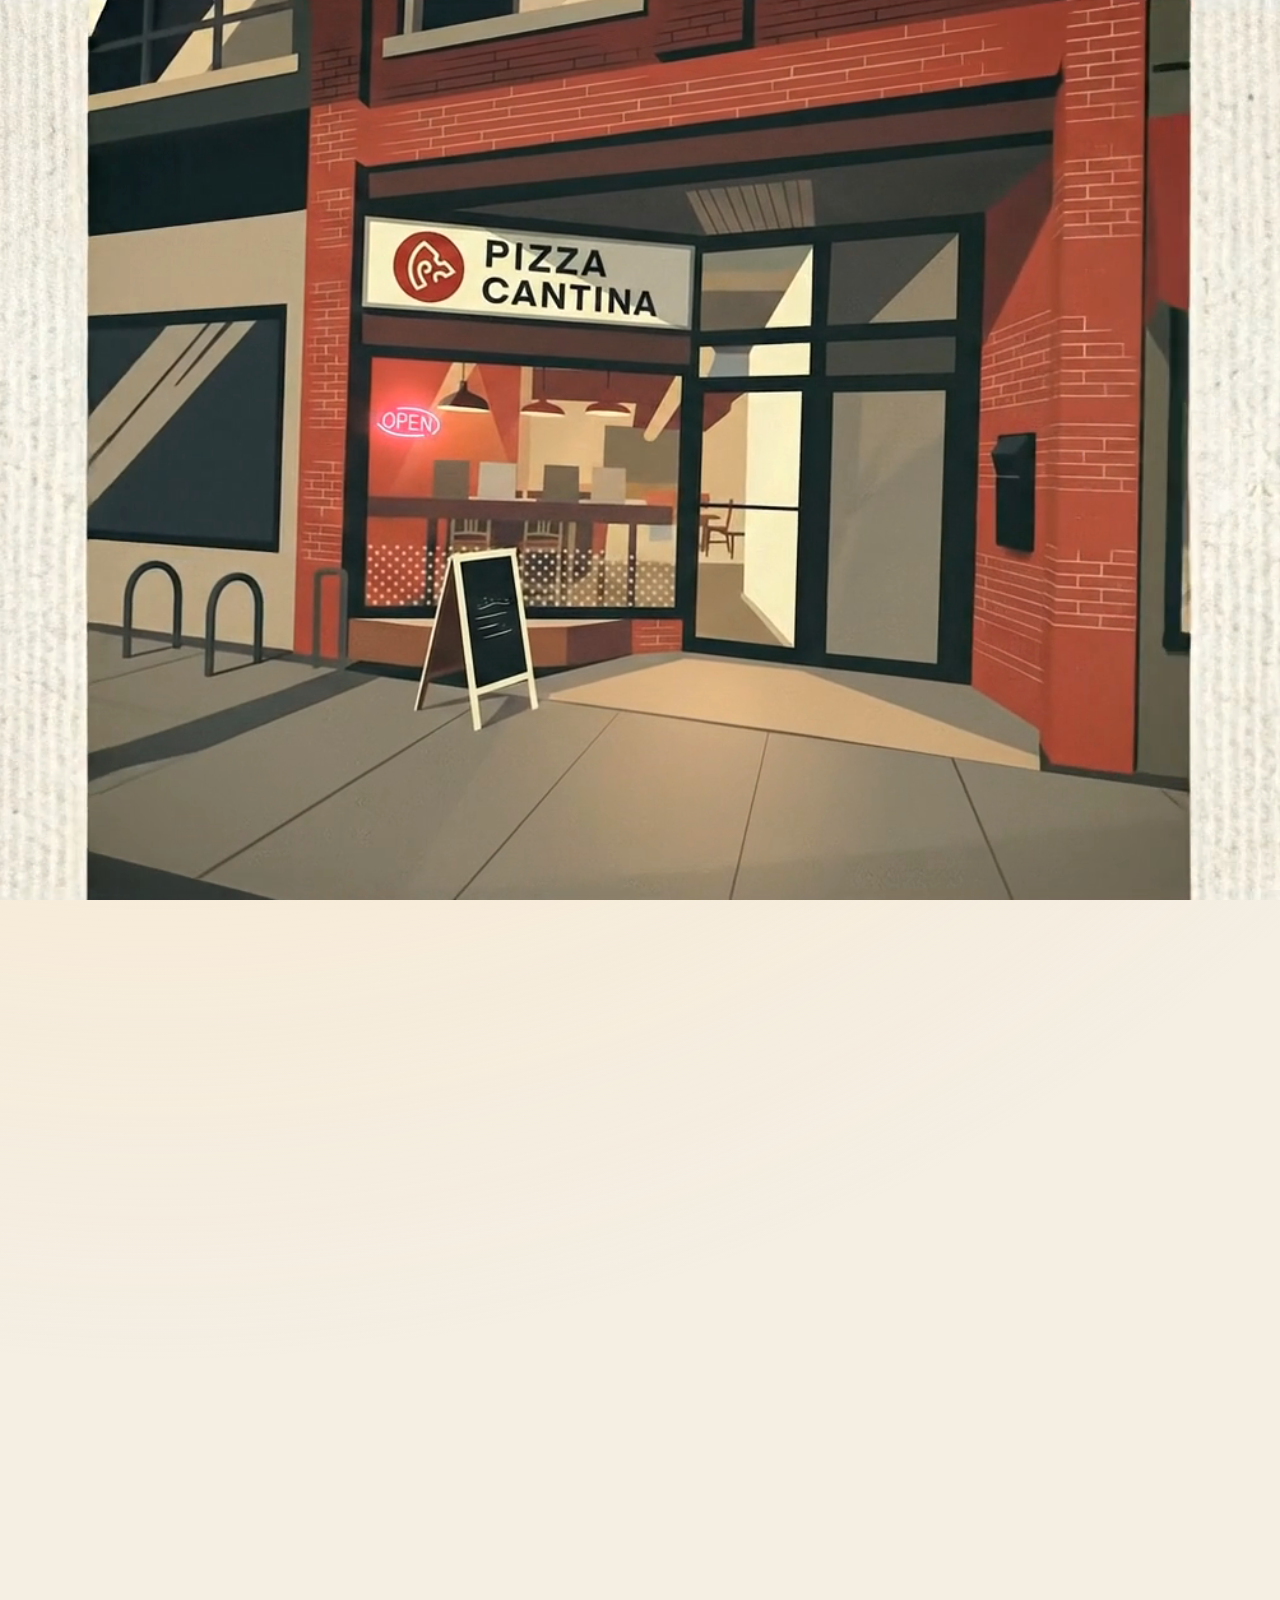
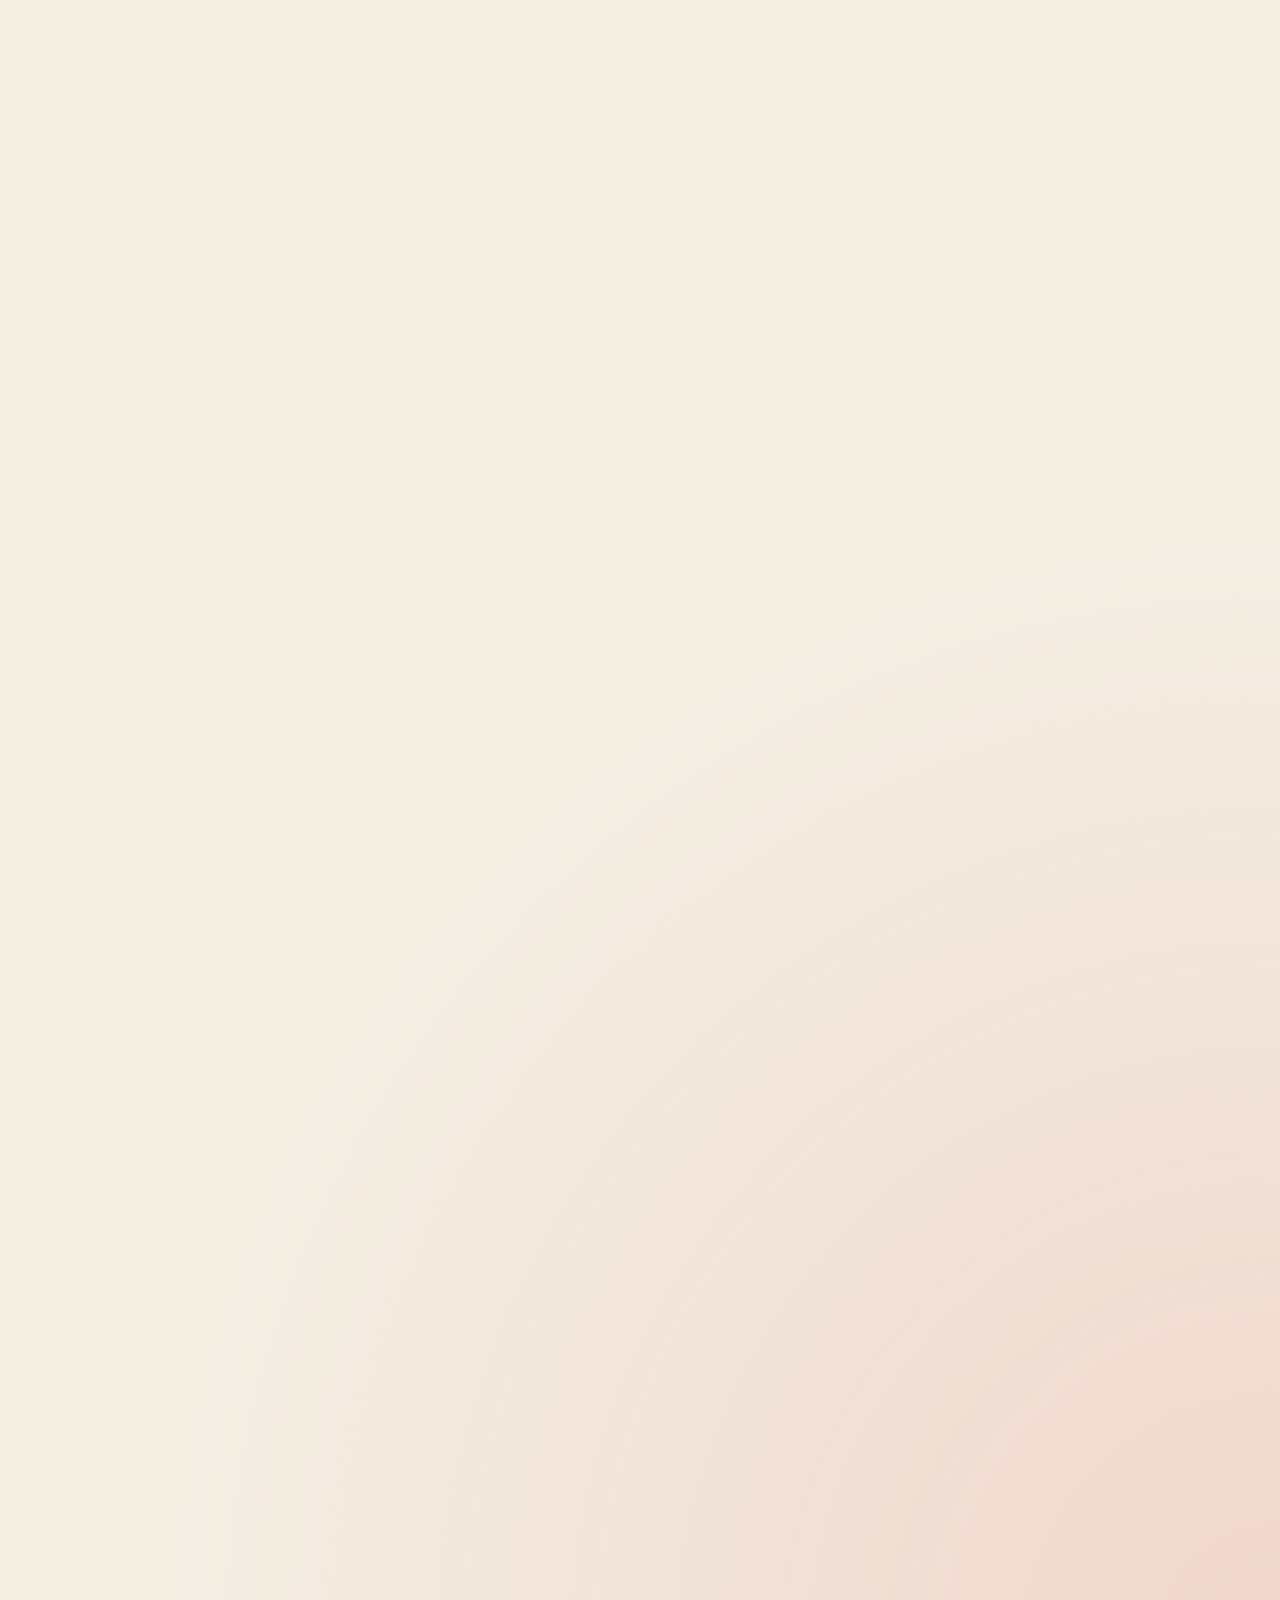
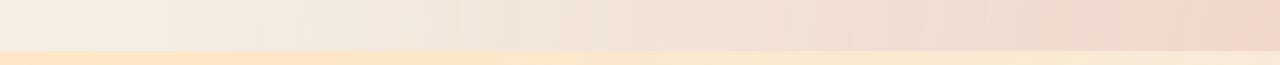
<file: index.html>
<!DOCTYPE html>
<html lang="en-CA">
  <head>
    <meta charset="UTF-8" />
    <meta name="viewport" content="width=device-width, initial-scale=1.0" />
    <title>Pizza Cantina | Roman-Style Pizza in Toronto Junction</title>
    <meta
      name="description"
      content="Pizza Cantina in Toronto Junction serves Roman style pizza, high hydration, 72-hour fermented dough baked in a traditional Stone oven"
    />
    <meta name="theme-color" content="#9f201a" />
    <meta name="robots" content="index,follow" />
    <link rel="canonical" href="https://pizzacantina.ca/" />
    <meta property="og:type" content="website" />
    <meta property="og:locale" content="en_CA" />
    <meta property="og:site_name" content="Pizza Cantina" />
    <meta
      property="og:title"
      content="Pizza Cantina | Roman-Style Pizza in Toronto Junction"
    />
    <meta
      property="og:description"
      content="Roman style pizza, high hydration, 72-hour fermented dough baked in a traditional Stone oven at 3011 Dundas St W, Toronto"
    />
    <meta property="og:url" content="https://pizzacantina.ca/" />
    <meta
      property="og:image"
      content="https://pizzacantina.ca/assets/images/pizza-cantina-toronto-cup-char-pepperoni-pizza.webp"
    />
    <meta property="og:image:width" content="1536" />
    <meta property="og:image:height" content="1024" />
    <meta property="og:image:alt" content="Cup and char pepperoni pizza at Pizza Cantina" />
    <meta name="twitter:card" content="summary_large_image" />
    <meta
      name="twitter:title"
      content="Pizza Cantina | Roman-Style Pizza in Toronto Junction"
    />
    <meta
      name="twitter:description"
      content="Authentic Italian flavour, storytelling, and opera-inspired passion."
    />
    <meta
      name="twitter:image"
      content="https://pizzacantina.ca/assets/images/pizza-cantina-toronto-cup-char-pepperoni-pizza.webp"
    />

    <link rel="icon" type="image/svg+xml" href="assets/icons/favicon.svg" />
    <link rel="manifest" href="site.webmanifest" />
    <link rel="preconnect" href="https://fonts.googleapis.com" />
    <link rel="preconnect" href="https://fonts.gstatic.com" crossorigin />
    <link
      href="https://fonts.googleapis.com/css2?family=Fraunces:opsz,wght@9..144,500;9..144,700&family=Manrope:wght@400;500;600;700;800&display=swap"
      rel="stylesheet"
    />
    <script>
      document.documentElement.classList.add("js");
    </script>
    <link rel="stylesheet" href="styles.css" />
    <script type="application/ld+json">
      {
        "@context": "https://schema.org",
        "@type": "Restaurant",
        "name": "Pizza Cantina",
        "image": "https://pizzacantina.ca/assets/images/pizza-cantina-toronto-cup-char-pepperoni-pizza.webp",
        "description": "Roman style pizza, high hydration, 72-hour fermented dough baked in a traditional Stone oven",
        "telephone": "+14167630558",
        "servesCuisine": ["Italian", "Pizza", "Roman-style Pizza"],
        "priceRange": "$$",
        "url": "https://pizzacantina.ca/",
        "menu": "https://pizzacantina.ca/#menu",
        "sameAs": ["https://www.instagram.com/pizzacantina2025"],
        "address": {
          "@type": "PostalAddress",
          "streetAddress": "3011 Dundas St W",
          "addressLocality": "Toronto",
          "addressRegion": "ON",
          "postalCode": "M6P 1Z4",
          "addressCountry": "CA"
        },
        "aggregateRating": {
          "@type": "AggregateRating",
          "ratingValue": "4.9",
          "reviewCount": "61"
        }
      }
    </script>
  </head>
  <body>
    <a class="skip-link" href="#main-content">Skip to content</a>

    <div class="preloader" id="preloader" aria-label="Loading Pizza Cantina">
      <video
        id="preloaderVideo"
        class="preloader__video"
        muted
        playsinline
        preload="auto"
        poster="assets/video/pizza-cantina-preloader-poster.jpg"
      >
        <source
          src="assets/video/pizza-cantina-preloader-intro-16x9.mp4"
          type="video/mp4"
        />
      </video>
    </div>

    <header class="site-header" id="top">
      <div class="container header__inner">
        <a href="#top" class="brand" aria-label="Pizza Cantina home">
          <img
            class="brand__icon"
            src="assets/images/logo.webp"
            alt="Pizza Cantina"
            width="56"
            height="56"
            fetchpriority="high"
          />
          <span class="brand__text">
            <strong>Pizza Cantina</strong>
            <small>Junction, Toronto</small>
          </span>
        </a>

        <button
          class="nav-toggle"
          id="navToggle"
          aria-expanded="false"
          aria-controls="primaryNav"
          type="button"
        >
          Menu
        </button>

        <nav class="primary-nav" id="primaryNav" aria-label="Primary">
          <a href="menu.html">Menu</a>
          <a href="#visit">Find Us</a>
          <a href="#gallery">Gallery</a>
          <a href="#contact">Contact</a>
        </nav>

        <div class="header-actions">
          <a class="btn btn--primary" href="tel:+14167630558">Order</a>
        </div>
      </div>
    </header>

    <main id="main-content">
      <section class="hero section">
	        <div class="container hero__grid">
	          <div class="hero__copy reveal">
	            <span class="hero__featured">12" Roman-Style Pizza</span>
	            <h1>Roman Style Pizza</h1>
	            <p class="hero__hook">Roman style pizza, high hydration, 72-hour fermented dough baked in a traditional Stone oven</p>
	            <div class="hero__proof">
	              <span class="proof-stamp">72-hour fermented dough</span>
	              
	            </div>
	            <div class="hero__actions">
	              <a class="btn btn--primary btn--large" href="tel:+14167630558">Start Pickup Order</a>
	              <a class="btn btn--secondary btn--large" href="menu.html">See Full Menu</a>
	            </div>
	            <div class="hero__specs" aria-label="Pizza Cantina details">
	              <p class="hero__specs-line">
	                <a href="https://www.google.com/search?q=Pizza+Cantina+3011+Dundas+St+W+Toronto+reviews" target="_blank" rel="noreferrer">4.9 (61 Google reviews)</a>
	                <span class="specs-dot">•</span>
	                <span class="open-status" data-open-state="unknown">Checking hours...</span>
	              </p>
	              <p class="hero__specs-line">
	                3011 Dundas St W, Toronto
	                <span class="specs-dot">•</span>
	                Dine-in + takeout
	                <span class="specs-dot">•</span>
	                <a href="https://maps.google.com/?q=Pizza+Cantina+3011+Dundas+St+W+Toronto" target="_blank" rel="noreferrer">Directions</a>
	              </p>
              <p class="hero__specs-line">
                <span>House-made dipping sauces: Creamy Garlic, Hot Honey, Roasted Garlic Parsley</span>
              </p>
	            </div>
	          </div>

	          <figure class="hero__media reveal">
	            <picture>
	              <source
	                type="image/webp"
	                srcset="
	                  assets/images/pizza-cantina-toronto-cup-char-pepperoni-pizza-960.webp 960w,
	                  assets/images/pizza-cantina-toronto-cup-char-pepperoni-pizza.webp 1536w
	                "
	                sizes="(max-width: 900px) 92vw, 60vw"
	              />
	              <img
	                src="assets/images/pizza-cantina-toronto-cup-char-pepperoni-pizza.png"
	                alt="Cup and char pepperoni pizza at Pizza Cantina"
	                width="1536"
	                height="1024"
	                decoding="async"
	                fetchpriority="high"
	              />
	            </picture>
	          </figure>
	        </div>

	        <div class="hero__menu" id="menu" aria-label="Menu preview">
	          <div class="container">
	            <ul class="signature-strip">
	              <li id="menu-pizza">
	                <strong>12" Roman-Style Pizza</strong>
	                <span>Roman style pizza, high hydration, 72-hour fermented dough baked in a traditional Stone oven</span>
	              </li>
	              <li id="menu-sauces">
	                <strong>House-Made Dipping Sauces</strong>
	                <span>Creamy Garlic, Hot Honey, Roasted Garlic Parsley — all made in-house.</span>
	              </li>
	              <li id="menu-tiramisu">
	                <strong>Housemade Tiramisu</strong>
	                <span>Classic finish, made in-house for the perfect last bite.</span>
	              </li>
	            </ul>
	          </div>
	        </div>
	      </section>

      <section class="roller" aria-label="Pizza Cantina highlights">
        <div class="roller__track">
          <span>72 Hour Fermentation</span>
          <span>12" Roman-Style Pizza</span>
          <span>Stone Oven</span>
          <span>House-Made Sauces</span>
          <span>Premium Ingredients</span>
          <span>Fast Pickup</span>
          <span>Toronto Junction</span>
          <span>4.9 Star Google (61)</span>
          <span>3011 Dundas St W</span>
        </div>
        <div class="roller__track" aria-hidden="true">
          <span>72 Hour Fermentation</span>
          <span>12" Roman-Style Pizza</span>
          <span>Stone Oven</span>
          <span>House-Made Sauces</span>
          <span>Premium Ingredients</span>
          <span>Fast Pickup</span>
          <span>Toronto Junction</span>
          <span>4.9 Star Google (61)</span>
          <span>3011 Dundas St W</span>
        </div>
      </section>

      <section class="wall-section" id="gallery" aria-label="Pizza Cantina photos">
        <div class="image-wall" aria-label="Photo wall">
          <figure class="wall-tile wall-tile--half">
            <img
              src="assets/images/pizza-cantina-toronto-cup-char-pepperoni-pizza.webp"
              alt="Cup and char pepperoni pizza at Pizza Cantina"
              loading="eager"
              width="1536"
              height="1024"
              decoding="async"
            />
          </figure>

          <figure class="wall-tile wall-tile--half">
            <img
              src="assets/images/pizza-cantina-toronto-hot-honey-bacon-pizza.webp"
              alt="Hot honey bacon pizza with signature char"
              loading="eager"
              width="1536"
              height="1024"
              decoding="async"
            />
          </figure>

          <figure class="wall-tile wall-tile--quarter">
            <img
              src="assets/images/pizza-cantina-toronto-signature-bacon-pizza.webp"
              alt="Signature bacon pizza in Pizza Cantina dining room"
              loading="eager"
              width="1024"
              height="1536"
              decoding="async"
            />
          </figure>

          <figure class="wall-tile wall-tile--quarter">
            <img
              src="assets/images/pizza-cantina-toronto-pepperoni-basil-pizza-menu.webp"
              alt="Pepperoni basil pizza with Pizza Cantina table card"
              loading="eager"
              width="1024"
              height="1536"
              decoding="async"
            />
          </figure>

          <figure class="wall-tile wall-tile--quarter">
            <img
              src="assets/images/pizza-cantina-toronto-anchovy-neapolitan-pizza.webp"
              alt="Anchovy Roman-style pizza on dining table"
              loading="eager"
              width="1024"
              height="1536"
              decoding="async"
            />
          </figure>

          <figure class="wall-tile wall-tile--quarter">
            <img
              src="assets/images/pizza-cantina-toronto-housemade-tiramisu.webp"
              alt="Housemade tiramisu at Pizza Cantina Toronto"
              loading="eager"
              width="1024"
              height="1536"
              decoding="async"
            />
          </figure>

          <figure class="wall-tile wall-tile--full">
            <img
              src="assets/images/pizza-cantina-toronto-marinara-anchovy-pizza.webp"
              alt="Marinara anchovy pizza with charred crust"
              loading="eager"
              width="1536"
              height="1024"
              decoding="async"
            />
          </figure>
        </div>
      </section>

      <section class="section visit" id="visit">
        <div class="container visit-grid">
          <div class="visit__details reveal">
            <p class="eyebrow">Visit Pizza Cantina</p>
            <h2>3011 Dundas St W, Toronto, ON M6P 1Z4</h2>
            <p class="open-status" id="openStatus" data-open-state="unknown">
              Checking live hours...
            </p>
            <ul class="contact-list">
              <li><strong>Phone:</strong> <a href="tel:+14167630558">(416) 763-0558</a></li>
              <li><strong>Instagram:</strong> <a href="https://www.instagram.com/pizzacantina2025" target="_blank" rel="noreferrer">@pizzacantina2025</a></li>
            </ul>
            <div class="visit-actions">
              <a class="btn btn--primary" href="tel:+14167630558">Order Pickup</a>
              <a
                class="btn btn--secondary"
                href="https://maps.google.com/?q=Pizza+Cantina+3011+Dundas+St+W+Toronto"
                target="_blank"
                rel="noreferrer"
              >
                Get Directions
              </a>
            </div>
          </div>

          <div class="visit__map reveal">
            <iframe
              src="https://www.google.com/maps/embed?pb=!1m18!1m12!1m3!1d2886.1798961296263!2d-79.469537!3d43.665228299999995!2m3!1f0!2f0!3f0!3m2!1i1024!2i768!4f13.1!3m3!1m2!1s0x882b35126d976de5%3A0xd3d9a17a3add008!2sPizza%20Cantina!5e0!3m2!1sen!2sca!4v1771014585521!5m2!1sen!2sca"
              style="border: 0"
              allowfullscreen
              loading="lazy"
              referrerpolicy="no-referrer-when-downgrade"
              title="Pizza Cantina map location"
            ></iframe>
          </div>
        </div>
      </section>
    </main>

    <footer class="site-footer" id="contact">
      <div class="container footer-grid">
        <div>
          <h3>Pizza Cantina</h3>
          <p>
            Roman style pizza, high hydration, 72-hour fermented dough baked in a traditional Stone oven
          </p>
        </div>
        <div>
          <h3>Contact</h3>
          <p><a href="tel:+14167630558">(416) 763-0558</a></p>
          <p>
            <a href="https://maps.google.com/?q=Pizza+Cantina+3011+Dundas+St+W+Toronto" target="_blank" rel="noreferrer">
              3011 Dundas St W, Toronto
            </a>
          </p>
          <p>
            <a href="https://www.instagram.com/pizzacantina2025" target="_blank" rel="noreferrer">Instagram</a>
            <span class="specs-dot">•</span>
            <a href="https://www.facebook.com/pizzacantina2025" target="_blank" rel="noreferrer">Facebook</a>
          </p>
        </div>
        <div>
          <h3>Hours</h3>
          <p>Tue-Thu: 11 a.m. - 9 p.m.</p>
          <p>Fri-Sat: 11 a.m. - 11 p.m.</p>
          <p>Sun: 11 a.m. - 9 p.m.</p>
          <p>Mon: Closed</p>
        </div>
      </div>
      <p class="footer-note">
        © <span id="year"></span> Pizza Cantina. All rights reserved.
      </p>
    </footer>

    <nav class="mobile-bar" aria-label="Quick actions">
      <a class="mobile-bar__item mobile-bar__item--primary" href="tel:+14167630558">
        Order
      </a>
      <a class="mobile-bar__item" href="menu.html">Menu</a>
      <a
        class="mobile-bar__item"
        href="https://maps.google.com/?q=Pizza+Cantina+3011+Dundas+St+W+Toronto"
        target="_blank"
        rel="noreferrer"
      >
        Directions
      </a>
    </nav>

    <script src="script.js" defer></script>
  </body>
</html>
</file>
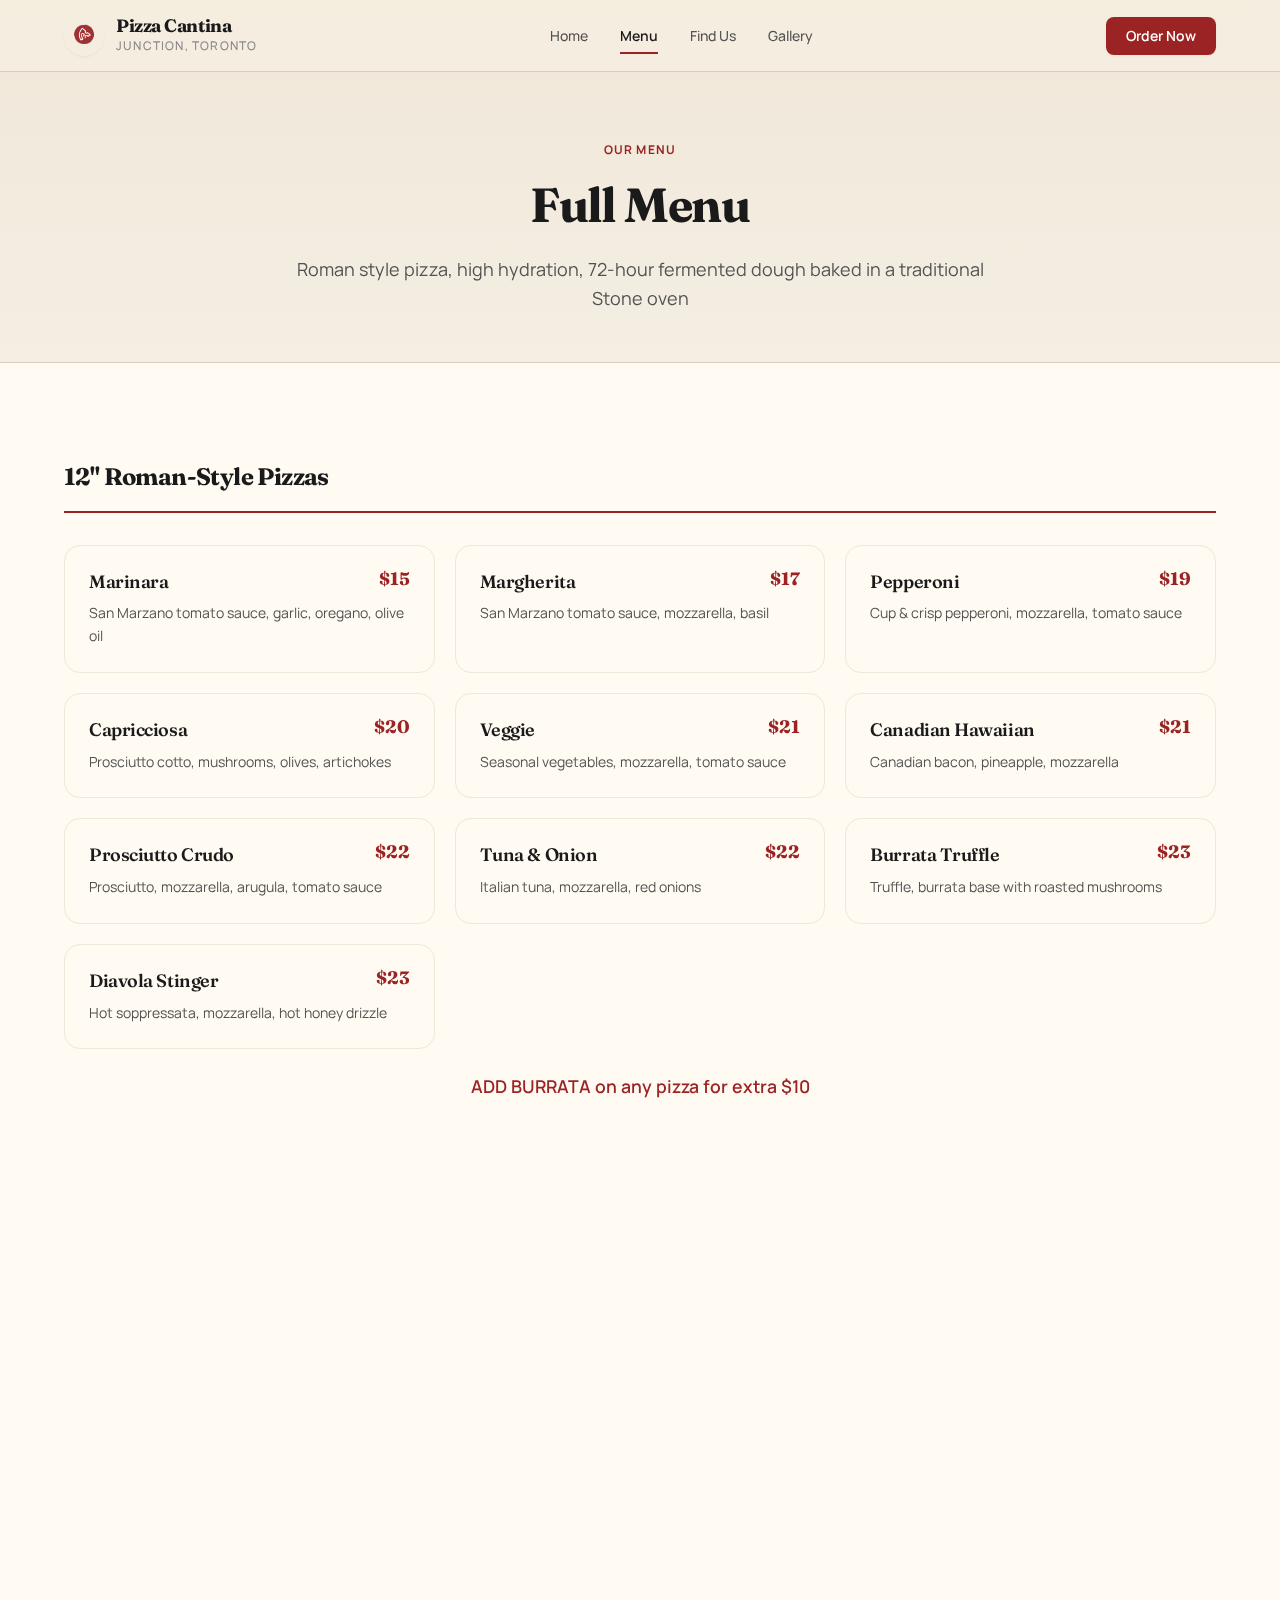
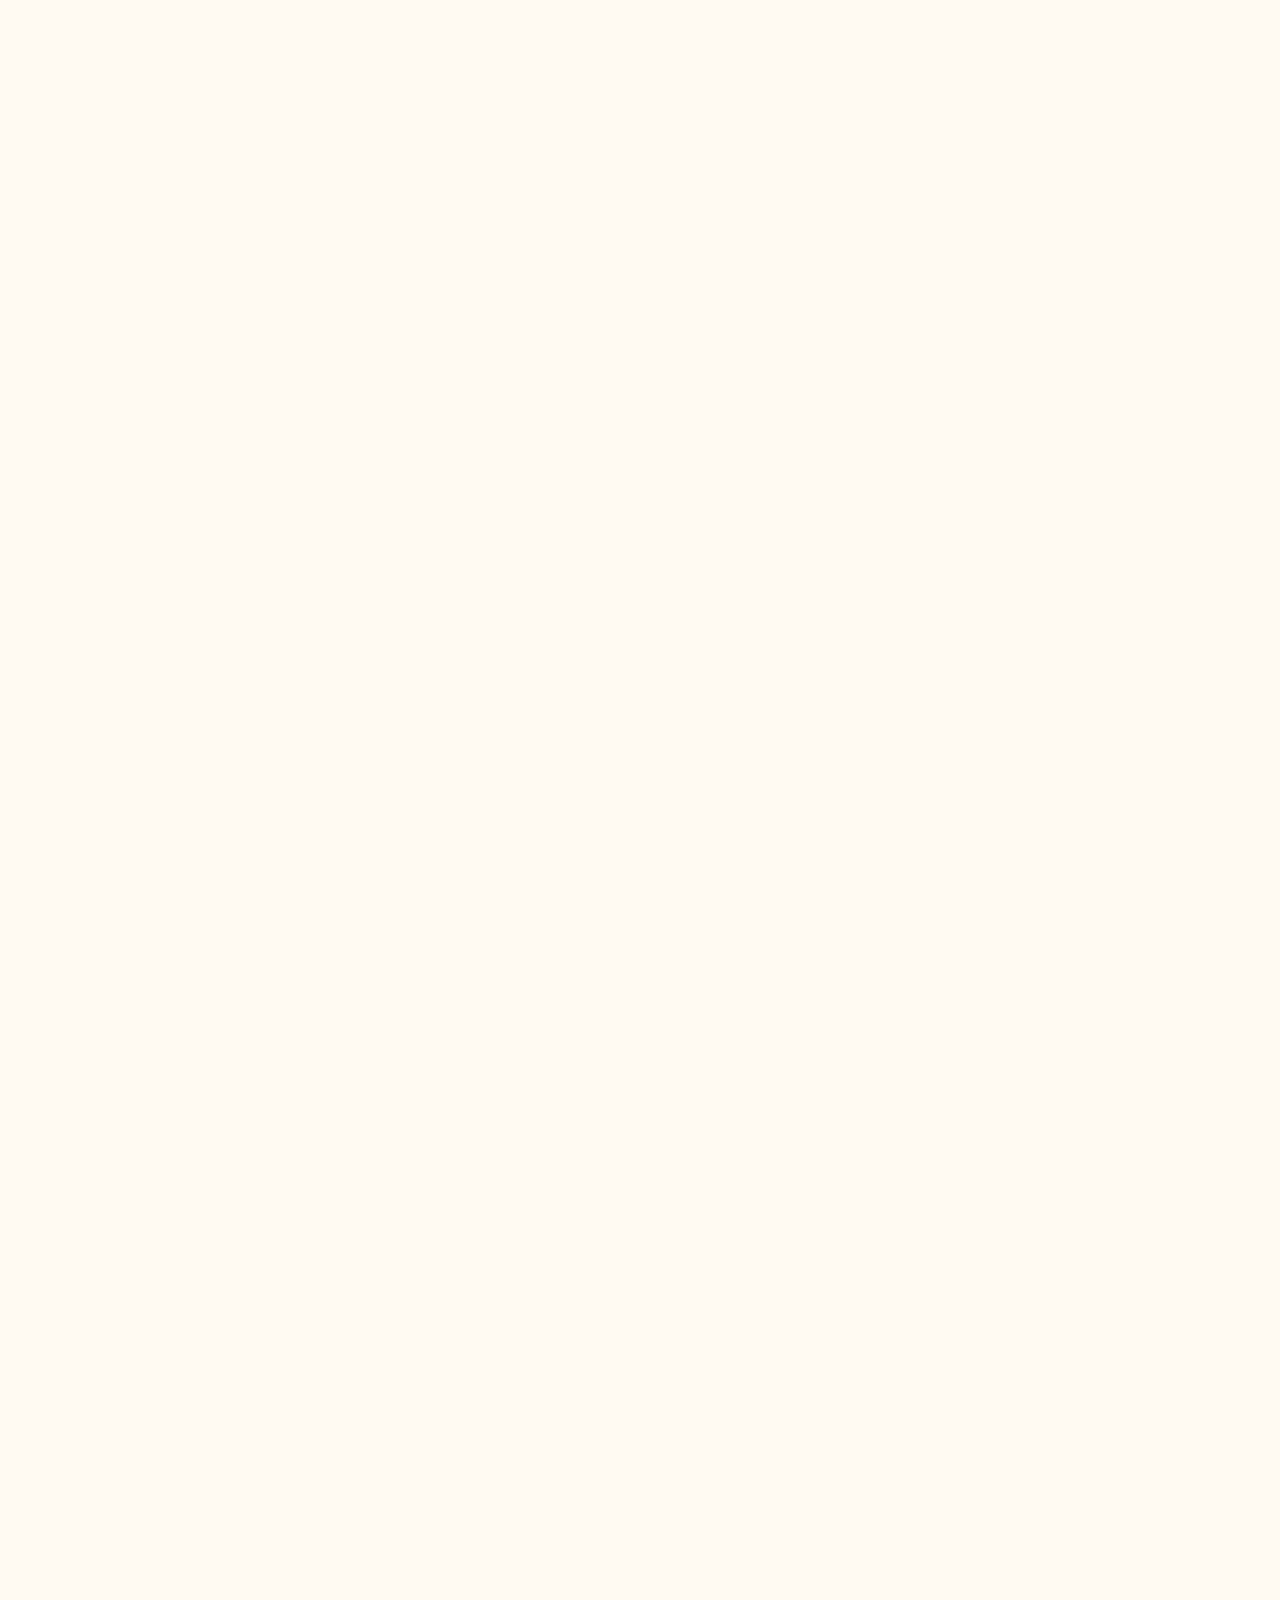
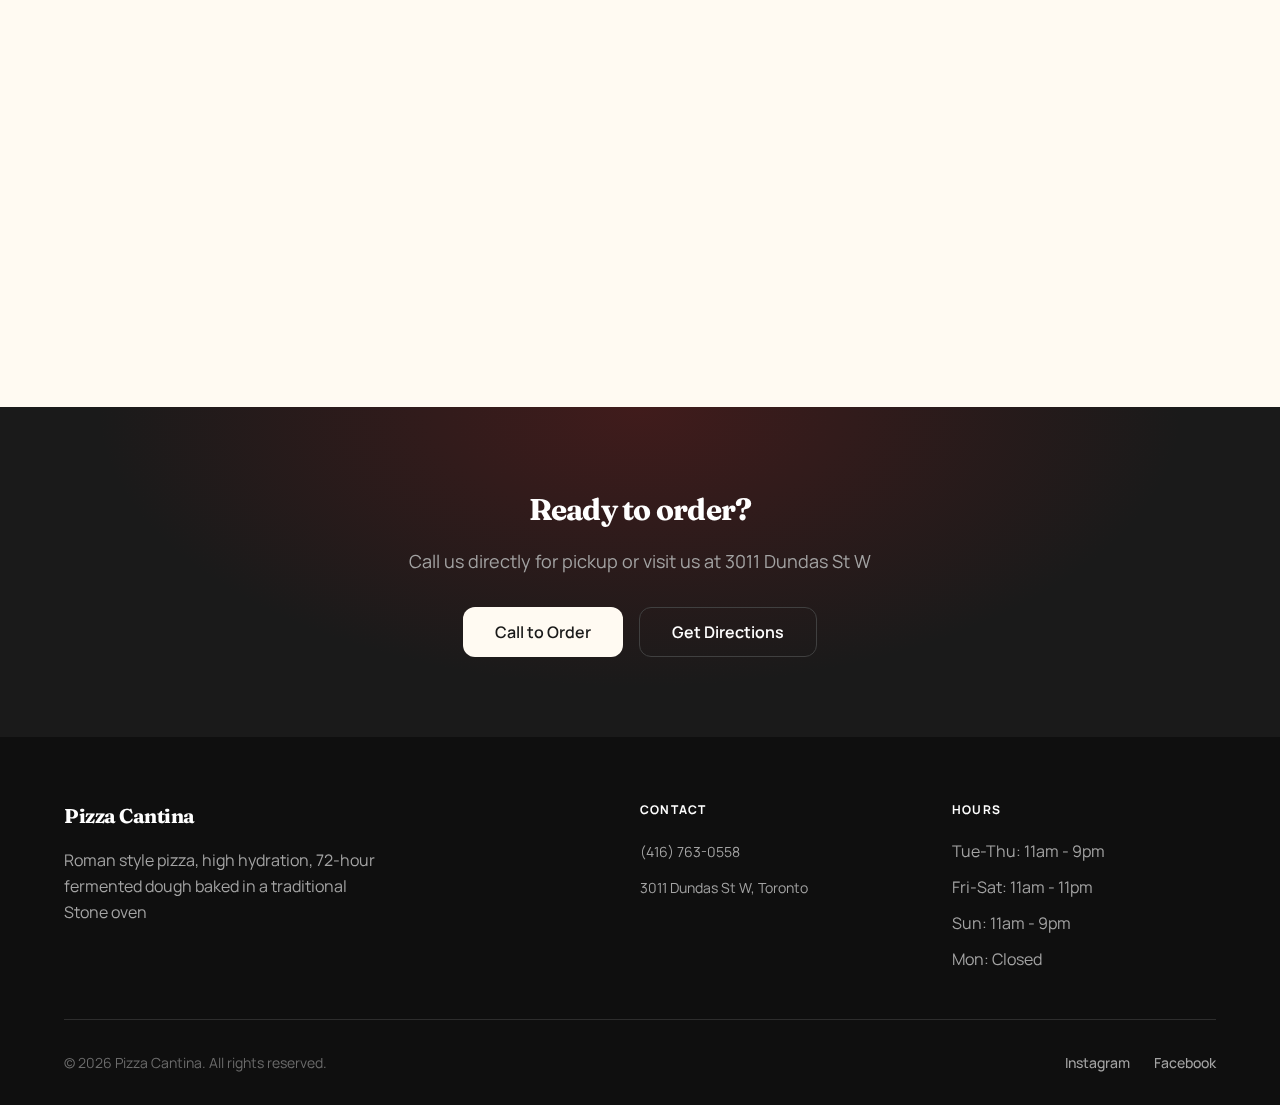
<file: menu.html>
<!DOCTYPE html>
<html lang="en-CA">
  <head>
    <meta charset="UTF-8" />
    <meta name="viewport" content="width=device-width, initial-scale=1.0" />
    <title>Menu | Pizza Cantina - Roman-Style Pizza in Toronto</title>
    <meta name="description" content="View the full menu at Pizza Cantina. 12" Roman-Style Pizzas, salads, paninis, burgers, sides, desserts, drinks and more." />
    <meta name="theme-color" content="#9B2323" />
    <link rel="canonical" href="https://pizzacantina.ca/menu.html" />
    
    <meta property="og:type" content="website" />
    <meta property="og:title" content="Menu | Pizza Cantina" />
    <meta property="og:description" content="Full menu featuring Roman-Style Pizzas, salads, paninis, burgers, and more." />
    
    <link rel="icon" type="image/svg+xml" href="assets/icons/favicon.svg" />
    <link rel="manifest" href="site.webmanifest" />
    <link rel="preconnect" href="https://fonts.googleapis.com" />
    <link rel="preconnect" href="https://fonts.gstatic.com" crossorigin />
    <link href="https://fonts.googleapis.com/css2?family=Fraunces:opsz,wght@9..144,500;9..144,600;9..144,700&family=Manrope:wght@400;500;600;700&display=swap" rel="stylesheet" />
    <link rel="stylesheet" href="styles-menu.css" />
  </head>
  <body>
    <a class="skip-link" href="#main-content">Skip to content</a>

    <!-- Header -->
    <header class="site-header" id="top">
      <div class="container header__inner">
        <a href="index.html" class="brand" aria-label="Pizza Cantina home">
          <img class="brand__icon" src="assets/images/logo.webp" alt="" width="40" height="40" />
          <span class="brand__text">
            <strong>Pizza Cantina</strong>
            <small>Junction, Toronto</small>
          </span>
        </a>

        <button class="nav-toggle" id="navToggle" aria-expanded="false" aria-controls="primaryNav" type="button">
          Menu
        </button>

        <nav class="primary-nav" id="primaryNav" aria-label="Primary">
          <a href="index.html">Home</a>
          <a href="menu.html" aria-current="page">Menu</a>
          <a href="index.html#visit">Find Us</a>
          <a href="index.html#gallery">Gallery</a>
        </nav>

        <div class="header-actions">
          <a class="btn btn--primary" href="tel:+14167630558">Order Now</a>
        </div>
      </div>
    </header>

    <main id="main-content">
      <!-- Page Header -->
      <header class="page-header">
        <div class="container page-header__content">
          <span class="page-header__eyebrow">Our Menu</span>
          <h1 class="page-header__title">Full Menu</h1>
          <p class="page-header__lead">Roman style pizza, high hydration, 72-hour fermented dough baked in a traditional Stone oven</p>
        </div>
      </header>

      <!-- Menu Content -->
      <section class="section section--white">
        <div class="container">
          
          <!-- Pizzas -->
          <div class="menu-category reveal">
            <div class="menu-category__header">
              <h2 class="menu-category__title">12" Roman-Style Pizzas</h2>
            </div>
            <div class="menu-grid">
              <article class="menu-item">
                <div class="menu-item__header">
                  <h3 class="menu-item__title">Marinara</h3>
                  <span class="menu-item__price">$15</span>
                </div>
                <p class="menu-item__desc">San Marzano tomato sauce, garlic, oregano, olive oil</p>
              </article>

              <article class="menu-item">
                <div class="menu-item__header">
                  <h3 class="menu-item__title">Margherita</h3>
                  <span class="menu-item__price">$17</span>
                </div>
                <p class="menu-item__desc">San Marzano tomato sauce, mozzarella, basil</p>
              </article>

              <article class="menu-item">
                <div class="menu-item__header">
                  <h3 class="menu-item__title">Pepperoni</h3>
                  <span class="menu-item__price">$19</span>
                </div>
                <p class="menu-item__desc">Cup & crisp pepperoni, mozzarella, tomato sauce</p>
              </article>

              <article class="menu-item">
                <div class="menu-item__header">
                  <h3 class="menu-item__title">Capricciosa</h3>
                  <span class="menu-item__price">$20</span>
                </div>
                <p class="menu-item__desc">Prosciutto cotto, mushrooms, olives, artichokes</p>
              </article>

              <article class="menu-item">
                <div class="menu-item__header">
                  <h3 class="menu-item__title">Veggie</h3>
                  <span class="menu-item__price">$21</span>
                </div>
                <p class="menu-item__desc">Seasonal vegetables, mozzarella, tomato sauce</p>
              </article>

              <article class="menu-item">
                <div class="menu-item__header">
                  <h3 class="menu-item__title">Canadian Hawaiian</h3>
                  <span class="menu-item__price">$21</span>
                </div>
                <p class="menu-item__desc">Canadian bacon, pineapple, mozzarella</p>
              </article>

              <article class="menu-item">
                <div class="menu-item__header">
                  <h3 class="menu-item__title">Prosciutto Crudo</h3>
                  <span class="menu-item__price">$22</span>
                </div>
                <p class="menu-item__desc">Prosciutto, mozzarella, arugula, tomato sauce</p>
              </article>

              <article class="menu-item">
                <div class="menu-item__header">
                  <h3 class="menu-item__title">Tuna & Onion</h3>
                  <span class="menu-item__price">$22</span>
                </div>
                <p class="menu-item__desc">Italian tuna, mozzarella, red onions</p>
              </article>

              <article class="menu-item">
                <div class="menu-item__header">
                  <h3 class="menu-item__title">Burrata Truffle</h3>
                  <span class="menu-item__price">$23</span>
                </div>
                <p class="menu-item__desc">Truffle, burrata base with roasted mushrooms</p>
              </article>

              <article class="menu-item">
                <div class="menu-item__header">
                  <h3 class="menu-item__title">Diavola Stinger</h3>
                  <span class="menu-item__price">$23</span>
                </div>
                <p class="menu-item__desc">Hot soppressata, mozzarella, hot honey drizzle</p>
              </article>
            </div>
            <p class="menu-burrata-note" style="margin-top: 1.5rem; text-align: center; font-weight: 600; color: #9B2323; font-size: 1.1rem;">
              ADD BURRATA on any pizza for extra $10
            </p>
          </div>

          <!-- Salads -->
          <div class="menu-category reveal">
            <div class="menu-category__header">
              <h2 class="menu-category__title">Salads</h2>
            </div>
            <div class="menu-grid">
              <article class="menu-item">
                <div class="menu-item__header">
                  <h3 class="menu-item__title">Burrata</h3>
                  <span class="menu-item__price">$17</span>
                </div>
                <p class="menu-item__desc">Cherry tomato, basil, EVOO, roman bread</p>
              </article>

              <article class="menu-item">
                <div class="menu-item__header">
                  <h3 class="menu-item__title">Arugula & Goat</h3>
                  <span class="menu-item__price">$13</span>
                </div>
                <p class="menu-item__desc">Baby arugula, fried onion, tomato, cucumber, goat cheese</p>
              </article>

              <article class="menu-item">
                <div class="menu-item__header">
                  <h3 class="menu-item__title">Caesar</h3>
                  <span class="menu-item__price">$12</span>
                </div>
                <p class="menu-item__desc">Romaine, croutons, parmigiano, caesar dressing, bacon</p>
              </article>
            </div>
          </div>

          <!-- Paninis -->
          <div class="menu-category reveal">
            <div class="menu-category__header">
              <h2 class="menu-category__title">Paninis</h2>
              <span class="menu-category__subtitle">Roman panini bread</span>
            </div>
            <div class="menu-grid menu-grid--2">
              <article class="menu-item">
                <div class="menu-item__header">
                  <h3 class="menu-item__title">Prosciutto di Parma</h3>
                  <span class="menu-item__price">$20</span>
                </div>
                <p class="menu-item__desc">Prosciutto, burrata, tomato, arugula</p>
              </article>

              <article class="menu-item">
                <div class="menu-item__header">
                  <h3 class="menu-item__title">Salami / Spicy Salami</h3>
                  <span class="menu-item__price">$18</span>
                </div>
                <p class="menu-item__desc">Italian salami with fresh toppings</p>
              </article>
            </div>
          </div>

          <!-- Burgers -->
          <div class="menu-category reveal">
            <div class="menu-category__header">
              <h2 class="menu-category__title">Burgers</h2>
            </div>
            <div class="menu-grid menu-grid--2">
              <article class="menu-item">
                <div class="menu-item__header">
                  <h3 class="menu-item__title">Hamburger</h3>
                  <span class="menu-item__price">$12.25</span>
                </div>
                <p class="menu-item__desc">Beef, lettuce, tomato, pickles, onion, burger sauce</p>
              </article>

              <article class="menu-item">
                <div class="menu-item__header">
                  <h3 class="menu-item__title">Cheeseburger</h3>
                  <span class="menu-item__price">$14.25</span>
                </div>
                <p class="menu-item__desc">Beef, cheddar, lettuce, tomato, pickles, burger sauce</p>
              </article>

              <article class="menu-item">
                <div class="menu-item__header">
                  <h3 class="menu-item__title">Bacon Cheeseburger</h3>
                  <span class="menu-item__price">$15.75</span>
                </div>
                <p class="menu-item__desc">Beef, bacon, lettuce, tomato, pickles, burger sauce</p>
              </article>

              <article class="menu-item">
                <div class="menu-item__header">
                  <h3 class="menu-item__title">Truffle Crunch</h3>
                  <span class="menu-item__price">$17.75</span>
                </div>
                <p class="menu-item__desc">Beef, mushrooms, fried onion, cheddar, truffle mayo</p>
              </article>
            </div>
          </div>

          <!-- Sides -->
          <div class="menu-category reveal">
            <div class="menu-category__header">
              <h2 class="menu-category__title">Side Dishes</h2>
            </div>
            <div class="menu-grid menu-grid--2">
              <article class="menu-item">
                <div class="menu-item__header">
                  <h3 class="menu-item__title">French Fries</h3>
                  <span class="menu-item__price">$4 / $6</span>
                </div>
                <p class="menu-item__desc">Small / Large</p>
              </article>

              <article class="menu-item">
                <div class="menu-item__header">
                  <h3 class="menu-item__title">Truffle Parmesan Fries</h3>
                  <span class="menu-item__price">$8 / $11</span>
                </div>
                <p class="menu-item__desc">Small / Large</p>
              </article>
            </div>
          </div>

          <!-- Dessert -->
          <div class="menu-category reveal">
            <div class="menu-category__header">
              <h2 class="menu-category__title">Dessert</h2>
            </div>
            <div class="menu-grid menu-grid--2" style="max-width: 400px;">
              <article class="menu-item">
                <div class="menu-item__header">
                  <h3 class="menu-item__title">Tiramisu</h3>
                  <span class="menu-item__price">$8.99</span>
                </div>
                <p class="menu-item__desc">Classic Italian dessert made in-house</p>
              </article>
            </div>
          </div>

          <!-- Drinks -->
          <div class="menu-category reveal">
            <div class="menu-category__header">
              <h2 class="menu-category__title">Drinks</h2>
            </div>
            <div class="menu-grid">
              <article class="menu-item">
                <div class="menu-item__header">
                  <h3 class="menu-item__title">Soft Drinks</h3>
                  <span class="menu-item__price">$3</span>
                </div>
                <p class="menu-item__desc">Coke, Diet Coke, Coke Zero, Ginger Ale, Nestea</p>
              </article>

              <article class="menu-item">
                <div class="menu-item__header">
                  <h3 class="menu-item__title">Brio</h3>
                  <span class="menu-item__price">$3.25</span>
                </div>
                <p class="menu-item__desc">Italian soft drink</p>
              </article>

              <article class="menu-item">
                <div class="menu-item__header">
                  <h3 class="menu-item__title">Aranciata Sicilian</h3>
                  <span class="menu-item__price">$3.50</span>
                </div>
                <p class="menu-item__desc">Sicilian orange soda</p>
              </article>

              <article class="menu-item">
                <div class="menu-item__header">
                  <h3 class="menu-item__title">Heineken</h3>
                  <span class="menu-item__price">$6</span>
                </div>
                <p class="menu-item__desc">Imported beer (bottle)</p>
              </article>

              <article class="menu-item">
                <div class="menu-item__header">
                  <h3 class="menu-item__title">Peroni</h3>
                  <span class="menu-item__price">$6.50</span>
                </div>
                <p class="menu-item__desc">Italian lager (bottle)</p>
              </article>

              <article class="menu-item">
                <div class="menu-item__header">
                  <h3 class="menu-item__title">Spritz</h3>
                  <span class="menu-item__price">$17</span>
                </div>
                <p class="menu-item__desc">Classic Italian aperitif</p>
              </article>
            </div>
          </div>

          <!-- Coffee -->
          <div class="menu-category reveal">
            <div class="menu-category__header">
              <h2 class="menu-category__title">Coffee</h2>
            </div>
            <div class="menu-grid menu-grid--4">
              <article class="menu-item menu-item--compact">
                <div class="menu-item__header">
                  <h3 class="menu-item__title">Espresso</h3>
                  <span class="menu-item__price">$3.50</span>
                </div>
              </article>

              <article class="menu-item menu-item--compact">
                <div class="menu-item__header">
                  <h3 class="menu-item__title">Macchiato</h3>
                  <span class="menu-item__price">$4.50</span>
                </div>
              </article>

              <article class="menu-item menu-item--compact">
                <div class="menu-item__header">
                  <h3 class="menu-item__title">Americano</h3>
                  <span class="menu-item__price">$6</span>
                </div>
              </article>

              <article class="menu-item menu-item--compact">
                <div class="menu-item__header">
                  <h3 class="menu-item__title">Cappuccino</h3>
                  <span class="menu-item__price">$5.50</span>
                </div>
              </article>
            </div>
          </div>

          <!-- Water -->
          <div class="menu-category reveal">
            <div class="menu-category__header">
              <h2 class="menu-category__title">Water</h2>
            </div>
            <div class="menu-grid menu-grid--2" style="max-width: 600px;">
              <article class="menu-item menu-item--compact">
                <div class="menu-item__header">
                  <h3 class="menu-item__title">Still Water (1L)</h3>
                  <span class="menu-item__price">$7.50</span>
                </div>
              </article>

              <article class="menu-item menu-item--compact">
                <div class="menu-item__header">
                  <h3 class="menu-item__title">Sparkling Water (1L)</h3>
                  <span class="menu-item__price">$7.50</span>
                </div>
              </article>
            </div>
          </div>

          <!-- Menu Note -->
          <div class="menu-note reveal">
            <p><strong>Call to order:</strong> <a href="tel:+14167630558">(416) 763-0558</a> — Dine-in + Takeout</p>
          </div>

        </div>
      </section>

      <!-- CTA Section -->
      <section class="cta-section">
        <div class="container">
          <h2 class="cta-section__title">Ready to order?</h2>
          <p class="cta-section__lead">Call us directly for pickup or visit us at 3011 Dundas St W</p>
          <div style="display: flex; gap: 1rem; justify-content: center; flex-wrap: wrap;">
            <a class="btn btn--light btn--large" href="tel:+14167630558">Call to Order</a>
            <a class="btn btn--secondary btn--large" href="index.html#visit">Get Directions</a>
          </div>
        </div>
      </section>
    </main>

    <!-- Footer -->
    <footer class="site-footer" id="contact">
      <div class="container">
        <div class="footer-grid">
          <div class="footer__brand">
            <h3>Pizza Cantina</h3>
            <p>Roman style pizza, high hydration, 72-hour fermented dough baked in a traditional Stone oven</p>
          </div>
          <div class="footer__col">
            <h4>Contact</h4>
            <ul>
              <li><a href="tel:+14167630558">(416) 763-0558</a></li>
              <li><a href="https://maps.google.com/?q=Pizza+Cantina+3011+Dundas+St+W+Toronto" target="_blank" rel="noreferrer">3011 Dundas St W, Toronto</a></li>
            </ul>
          </div>
          <div class="footer__col">
            <h4>Hours</h4>
            <ul>
              <li>Tue-Thu: 11am - 9pm</li>
              <li>Fri-Sat: 11am - 11pm</li>
              <li>Sun: 11am - 9pm</li>
              <li>Mon: Closed</li>
            </ul>
          </div>
        </div>
        
        <div class="footer__bottom">
          <p class="footer__copyright">© <span id="year"></span> Pizza Cantina. All rights reserved.</p>
          <div class="footer__social">
            <a href="https://www.instagram.com/pizzacantina2025" target="_blank" rel="noreferrer">Instagram</a>
            <a href="https://www.facebook.com/pizzacantina2025" target="_blank" rel="noreferrer">Facebook</a>
          </div>
        </div>
      </div>
    </footer>

    <!-- Mobile Bar -->
    <nav class="mobile-bar" aria-label="Quick actions">
      <a class="mobile-bar__item mobile-bar__item--primary" href="tel:+14167630558">Order</a>
      <a class="mobile-bar__item" href="index.html">Home</a>
      <a class="mobile-bar__item" href="menu.html">Menu</a>
    </nav>

    <script src="script.js" defer></script>
  </body>
</html>
</file>
<file: styles.css>
:root {
  --bg: #f4eee3;
  --surface: #fffaf2;
  --surface-deep: #f0e7d8;
  --ink: #1f1814;
  --ink-soft: #5a4d45;
  --brand: #9f201a;
  --brand-dark: #6f1713;
  --accent: #2e5b42;
  --gold: #d39f42;
  --line: #d8ccbc;
  --radius-sm: 12px;
  --radius-md: 18px;
  --radius-lg: 28px;
  --shadow: 0 14px 32px rgba(56, 29, 17, 0.12);
  --shadow-soft: 0 10px 24px rgba(56, 29, 17, 0.08);
}

*,
*::before,
*::after {
  box-sizing: border-box;
}

html {
  scroll-behavior: smooth;
}

section,
.hero__menu {
  scroll-margin-top: 96px;
}

body {
  margin: 0;
  font-family: "Manrope", "Segoe UI", sans-serif;
  color: var(--ink);
  line-height: 1.6;
  background:
    radial-gradient(circle at 12% -10%, #ffe5bf 0%, transparent 45%),
    radial-gradient(circle at 100% 100%, #f0d6cb 0%, transparent 32%),
    var(--bg);
  overflow-x: hidden;
}

body:not(.is-loaded) {
  overflow: hidden;
}

.site-header,
main,
.site-footer {
  opacity: 0;
  transform: translateY(16px) scale(0.988);
  transition:
    opacity 0.9s cubic-bezier(0.22, 0.61, 0.36, 1),
    transform 0.95s cubic-bezier(0.22, 0.61, 0.36, 1);
}

body.is-revealing .site-header,
body.is-revealing main,
body.is-revealing .site-footer {
  opacity: 1;
  transform: translateY(0) scale(1);
}

body.is-loaded .site-header,
body.is-loaded main,
body.is-loaded .site-footer {
  opacity: 1;
  transform: none;
}

img,
video {
  max-width: 100%;
  display: block;
}

a {
  color: inherit;
}

.container {
  width: min(1180px, 92vw);
  margin-inline: auto;
}

.skip-link {
  position: absolute;
  left: -9999px;
  top: 0;
  z-index: 10000;
  background: var(--ink);
  color: #fff;
  padding: 0.75rem 1rem;
  border-radius: 0 0 var(--radius-sm) var(--radius-sm);
}

.skip-link:focus {
  left: 1rem;
}

.preloader {
  position: fixed;
  inset: 0;
  z-index: 9999;
  overflow: clip;
  background: #120d0b;
  transition:
    opacity 0.5s ease,
    visibility 0.5s ease;
}

.preloader.is-exiting {
  animation: preloaderExit 0.7s cubic-bezier(0.22, 0.61, 0.36, 1) forwards;
}

.preloader.is-hidden {
  opacity: 0;
  visibility: hidden;
  pointer-events: none;
}

.preloader__video {
  width: 100vw;
  height: 100vh;
  object-fit: cover;
  object-position: center;
  background: #000;
  transform: scale(1.02);
  filter: saturate(1.06) contrast(1.05);
}

.preloader.is-exiting .preloader__video {
  animation: preloaderVideoExit 0.7s cubic-bezier(0.22, 0.61, 0.36, 1) forwards;
}

.section {
  padding: clamp(3.4rem, 6vw, 6.6rem) 0;
}

.section--cream {
  background: linear-gradient(180deg, #fbf5eb 0%, #f7efe3 100%);
  border-top: 1px solid rgba(159, 32, 26, 0.07);
  border-bottom: 1px solid rgba(159, 32, 26, 0.07);
}

.site-header {
  position: sticky;
  top: 0;
  z-index: 900;
  background: rgba(250, 243, 232, 0.74);
  border-bottom: 1px solid rgba(116, 85, 68, 0.15);
  backdrop-filter: blur(10px);
  transition:
    background 0.3s ease,
    border-color 0.3s ease;
}

.site-header.is-scrolled {
  background: rgba(250, 243, 232, 0.92);
  border-color: rgba(110, 76, 58, 0.28);
}

.header__inner {
  min-height: 82px;
  display: grid;
  grid-template-columns: auto 1fr auto;
  align-items: center;
  gap: 1.25rem;
}

.brand {
  display: inline-flex;
  align-items: center;
  gap: 0.75rem;
  text-decoration: none;
}

.brand__icon {
  width: 44px;
  height: 44px;
  flex-shrink: 0;
}

.brand__icon circle:first-child {
  fill: var(--brand);
}

.brand__icon path,
.brand__icon circle:not(:first-child) {
  fill: #fff;
}

.brand__text {
  display: grid;
  line-height: 1.05;
}

.brand__text strong {
  font-family: "Fraunces", "Georgia", serif;
  font-size: 1.1rem;
  font-weight: 700;
}

.brand__text small {
  color: var(--ink-soft);
  font-size: 0.72rem;
  letter-spacing: 0.06em;
  text-transform: uppercase;
}

.primary-nav {
  display: flex;
  justify-content: center;
  align-items: center;
  gap: clamp(0.8rem, 1.6vw, 1.5rem);
}

.primary-nav a {
  text-decoration: none;
  color: var(--ink-soft);
  font-weight: 600;
  transition: color 0.2s ease;
}

.primary-nav a:hover,
.primary-nav a:focus-visible {
  color: var(--brand);
}

.header-actions {
  justify-self: end;
}

.nav-toggle {
  display: none;
  border: 1px solid var(--line);
  background: #fff;
  color: var(--ink);
  border-radius: 999px;
  padding: 0.48rem 0.85rem;
  font-weight: 700;
}

.btn {
  appearance: none;
  border: 1px solid transparent;
  text-decoration: none;
  border-radius: 999px;
  display: inline-flex;
  align-items: center;
  justify-content: center;
  gap: 0.45rem;
  font-weight: 700;
  letter-spacing: 0.01em;
  cursor: pointer;
  transition:
    transform 0.22s ease,
    box-shadow 0.22s ease,
    background-color 0.22s ease;
  padding: 0.72rem 1.2rem;
}

.btn:hover,
.btn:focus-visible {
  transform: translateY(-2px);
}

.btn--large {
  padding: 0.9rem 1.55rem;
}

.btn--primary {
  background: linear-gradient(130deg, var(--brand) 0%, #c43029 100%);
  color: #fff;
  box-shadow: 0 12px 24px rgba(159, 32, 26, 0.24);
}

.btn--primary:hover,
.btn--primary:focus-visible {
  box-shadow: 0 16px 28px rgba(159, 32, 26, 0.3);
}

.btn--secondary {
  border-color: rgba(63, 47, 41, 0.22);
  color: var(--ink);
  background: rgba(255, 255, 255, 0.76);
}

.btn--secondary:hover,
.btn--secondary:focus-visible {
  background: #fff;
}

.btn--ghost-light {
  border-color: rgba(255, 255, 255, 0.5);
  color: #fff;
  background: rgba(255, 255, 255, 0.08);
}

.hero {
  padding-top: clamp(2rem, 4.5vw, 4.4rem);
  padding-bottom: clamp(2.2rem, 4.6vw, 4.4rem);
  overflow: clip;
}

.hero__grid {
  display: grid;
  gap: clamp(1.4rem, 3vw, 3rem);
  grid-template-columns: 0.92fr 1.08fr;
  align-items: start;
}

.eyebrow {
  margin: 0 0 0.8rem;
  color: var(--brand);
  font-size: 0.84rem;
  letter-spacing: 0.12em;
  text-transform: uppercase;
  font-weight: 800;
}

h1,
h2,
h3 {
  margin-top: 0;
  line-height: 1.1;
  font-family: "Fraunces", "Georgia", serif;
  font-weight: 700;
}

h1 {
  font-size: clamp(2rem, 4.2vw, 3.9rem);
  margin-bottom: 0.9rem;
}

h2 {
  font-size: clamp(1.7rem, 3.1vw, 2.95rem);
  margin-bottom: 0.85rem;
}

h3 {
  font-size: clamp(1.08rem, 2.2vw, 1.35rem);
}

p {
  margin-top: 0;
}

.hero__lead {
  color: var(--ink-soft);
  font-size: clamp(1rem, 1.35vw, 1.18rem);
  max-width: 55ch;
}

.hero__featured {
  display: inline-block;
  margin: 0 0 0.75rem;
  padding: 0.35rem 0.85rem;
  border-radius: var(--radius-sm);
  border: 1px solid var(--line);
  background: var(--surface);
  color: var(--ink-soft);
  font-weight: 700;
  letter-spacing: 0.04em;
  font-size: 0.8rem;
  text-transform: uppercase;
}

.hero__hook {
  margin: 0 0 1.25rem;
  font-family: "Fraunces", "Georgia", serif;
  font-weight: 600;
  font-size: clamp(1.15rem, 1.6vw, 1.35rem);
  letter-spacing: 0.01em;
  line-height: 1.35;
  max-width: 40ch;
  color: var(--ink);
}

.hero__proof {
  margin: 0 0 1.75rem;
}

.proof-stamp {
  display: inline-block;
  width: fit-content;
  font-size: 0.72rem;
  font-weight: 900;
  letter-spacing: 0.12em;
  text-transform: uppercase;
  color: var(--brand);
  border: 2px solid var(--brand);
  padding: 0.4rem 0.75rem;
  transform: rotate(-1.5deg);
  margin-bottom: 0.5rem;
}

.proof-caption {
  display: block;
  font-size: 0.85rem;
  font-weight: 500;
  color: var(--ink-soft);
  letter-spacing: 0.01em;
  margin-left: 0.25rem;
}

.hero__actions {
  margin: 0 0 1.5rem;
  display: flex;
  flex-wrap: wrap;
  align-items: center;
  gap: 0.75rem;
}

.hero__specs {
  margin: 0;
  padding-top: 1rem;
  border-top: 1px solid var(--line);
}

.hero__specs-line {
  margin: 0 0 0.35rem;
  font-size: 0.85rem;
  font-weight: 500;
  color: var(--ink-soft);
  letter-spacing: 0.01em;
}

.hero__specs-line:last-child {
  margin-bottom: 0;
}

.hero__specs-line a {
  color: var(--brand);
  text-decoration: underline;
  text-decoration-thickness: 1px;
  text-underline-offset: 2px;
  text-decoration-color: rgba(159, 32, 26, 0.35);
}

.hero__specs-line a:hover,
.hero__specs-line a:focus-visible {
  text-decoration-color: var(--brand);
}

.specs-dot {
  margin: 0 0.4rem;
  opacity: 0.4;
}

.hero__media {
  position: relative;
  margin-right: calc(50% - 50vw);
  border-radius: var(--radius-lg) 0 0 var(--radius-lg);
  overflow: clip;
  background: #120d0b;
  height: clamp(460px, 62vh, 700px);
}

.hero__media picture {
  width: 100%;
  height: 100%;
  display: block;
}

.hero__media::after {
  content: "";
  position: absolute;
  inset: 0;
  background:
    radial-gradient(circle at 72% 35%, rgba(0, 0, 0, 0), rgba(0, 0, 0, 0.32)),
    linear-gradient(90deg, rgba(18, 13, 11, 0.12), rgba(18, 13, 11, 0));
  pointer-events: none;
  opacity: 0.85;
}

.hero__media img {
  width: 100%;
  height: 100%;
  object-fit: cover;
  object-position: 38% 55%;
  filter: saturate(0.98) contrast(1.04) brightness(0.98);
  transform: scale(1.02);
  transform-origin: 50% 42%;
}

.js .hero__media img {
  animation: heroDrift 18s cubic-bezier(0.22, 0.61, 0.36, 1) infinite alternate;
}

.hero__menu {
  padding-top: clamp(1.2rem, 2.2vw, 2rem);
}

.signature-strip {
  list-style: none;
  margin: 0;
  padding: 0;
  display: grid;
  grid-template-columns: repeat(3, minmax(0, 1fr));
  gap: 0;
  border-top: 1px solid rgba(116, 85, 68, 0.18);
}

.signature-strip li {
  padding: 1rem 0.9rem 1.1rem 0;
  display: grid;
  gap: 0.35rem;
  scroll-margin-top: 120px;
}

.signature-strip li:target {
  background: rgba(159, 32, 26, 0.06);
}

.signature-strip li + li {
  border-left: 1px solid rgba(116, 85, 68, 0.14);
  padding-left: 1.1rem;
}

.signature-strip strong {
  font-family: "Fraunces", "Georgia", serif;
  font-size: 1.05rem;
  letter-spacing: 0.01em;
}

.signature-strip span {
  color: var(--ink-soft);
  font-weight: 600;
  font-size: 0.95rem;
  line-height: 1.45;
}

.roller {
  overflow: hidden;
  border-block: 1px solid rgba(129, 97, 79, 0.23);
  background: #231714;
  color: #f5ead6;
  display: flex;
  mask-image: linear-gradient(
    90deg,
    transparent 0%,
    #000 8%,
    #000 92%,
    transparent 100%
  );
  -webkit-mask-image: linear-gradient(
    90deg,
    transparent 0%,
    #000 8%,
    #000 92%,
    transparent 100%
  );
}

.roller__track {
  min-width: max-content;
  display: flex;
  gap: 3rem;
  padding: 0.78rem 1rem;
  animation: roller 26s linear infinite;
  font-weight: 600;
  letter-spacing: 0.06em;
  text-transform: uppercase;
  font-size: 0.76rem;
}

.roller__track span::after {
  content: "•";
  margin-left: 3rem;
  opacity: 0.42;
}

@keyframes roller {
  from {
    transform: translate3d(0, 0, 0);
  }
  to {
    transform: translate3d(-100%, 0, 0);
  }
}

@keyframes heroDrift {
  from {
    transform: scale(1.02) translate3d(0, 0, 0);
  }
  to {
    transform: scale(1.07) translate3d(-2.2%, 1.1%, 0);
  }
}

.mobile-bar {
  position: fixed;
  left: 0;
  right: 0;
  bottom: 0;
  z-index: 910;
  display: none;
  grid-template-columns: repeat(3, minmax(0, 1fr));
  gap: 0.55rem;
  padding: 0.65rem 0.75rem calc(0.65rem + env(safe-area-inset-bottom));
  background: rgba(250, 243, 232, 0.88);
  border-top: 1px solid rgba(116, 85, 68, 0.16);
  backdrop-filter: blur(14px);
}

.mobile-bar__item {
  height: 46px;
  border-radius: 999px;
  display: inline-flex;
  align-items: center;
  justify-content: center;
  gap: 0.45rem;
  text-decoration: none;
  font-weight: 900;
  letter-spacing: 0.01em;
  border: 1px solid rgba(63, 47, 41, 0.2);
  background: rgba(255, 255, 255, 0.78);
  color: var(--ink);
  box-shadow: 0 10px 22px rgba(56, 29, 17, 0.08);
}

.mobile-bar__item--primary {
  border: 0;
  background: linear-gradient(130deg, var(--brand) 0%, #c43029 100%);
  color: #fff;
  box-shadow: 0 16px 28px rgba(159, 32, 26, 0.28);
}

.section__head {
  max-width: 72ch;
  margin-bottom: 2.2rem;
}

.section__head p {
  color: var(--ink-soft);
}

.menu-grid {
  display: grid;
  grid-template-columns: repeat(3, minmax(0, 1fr));
  gap: 1rem;
}

.dish-card {
  background: var(--surface);
  border: 1px solid rgba(60, 41, 33, 0.14);
  border-radius: var(--radius-md);
  overflow: hidden;
  box-shadow: var(--shadow-soft);
}

.dish-card img {
  width: 100%;
  aspect-ratio: 1.15;
  object-fit: cover;
}

.dish-card__body {
  padding: 1rem 1rem 1.12rem;
}

.dish-card__body p {
  margin-bottom: 0;
  color: var(--ink-soft);
  font-size: 0.95rem;
}

.dish-card__body h3 {
  margin: 0.15rem 0 0.5rem;
}

.tag {
  display: inline-flex;
  align-items: center;
  background: #efe5d4;
  border: 1px solid rgba(63, 48, 42, 0.16);
  color: #553c32;
  border-radius: 999px;
  padding: 0.2rem 0.55rem;
  font-size: 0.74rem;
  letter-spacing: 0.06em;
  text-transform: uppercase;
  font-weight: 800;
}

.story-grid {
  display: grid;
  grid-template-columns: 1fr 1fr;
  gap: clamp(1.2rem, 2.7vw, 2.2rem);
  align-items: center;
}

.wall-section {
  padding: 0;
  background: #120d0b;
}

.image-wall {
  display: grid;
  grid-template-columns: repeat(4, minmax(0, 1fr));
  gap: 0;
  background: #120d0b;
  width: 100%;
  margin: 0;
  line-height: 0;
}

.wall-tile {
  position: relative;
  margin: 0;
  border-radius: 0;
  overflow: hidden;
  border: none;
  box-shadow: none;
  background: #120d0b;
}

.wall-tile img {
  width: 100%;
  height: 100%;
  object-fit: cover;
  display: block;
}

.wall-tile--half {
  grid-column: span 2;
  aspect-ratio: 16 / 10;
}

.wall-tile--quarter {
  grid-column: span 1;
  aspect-ratio: 3 / 4;
}

.wall-tile--full {
  grid-column: 1 / -1;
  aspect-ratio: 21 / 9;
}

.story__copy p {
  color: var(--ink-soft);
}

.story__pills {
  display: flex;
  flex-wrap: wrap;
  gap: 0.55rem;
  margin-top: 1.2rem;
}

.story__pills span {
  border-radius: 999px;
  border: 1px solid rgba(46, 91, 66, 0.35);
  color: var(--accent);
  background: rgba(46, 91, 66, 0.08);
  font-weight: 700;
  font-size: 0.86rem;
  padding: 0.38rem 0.74rem;
}

.story__video {
  border-radius: var(--radius-lg);
  overflow: clip;
  position: relative;
  box-shadow: var(--shadow);
}

.story__video video {
  width: 100%;
  aspect-ratio: 16 / 9;
  object-fit: cover;
}

.story__video-copy {
  position: absolute;
  left: 1rem;
  right: 1rem;
  bottom: 1rem;
  border-radius: var(--radius-sm);
  background: rgba(13, 8, 6, 0.72);
  border: 1px solid rgba(255, 255, 255, 0.15);
  color: #fff;
  padding: 0.8rem 0.95rem;
}

.story__video-copy p {
  margin: 0;
  font-size: 0.86rem;
  opacity: 0.86;
}

.story__video-copy strong {
  font-size: 1rem;
}

.review-grid {
  display: grid;
  grid-template-columns: repeat(3, minmax(0, 1fr));
  gap: 1rem;
}

.review-card {
  border: 1px solid rgba(88, 62, 47, 0.18);
  border-radius: var(--radius-md);
  padding: 1.05rem 1rem;
  background: rgba(255, 255, 255, 0.78);
  box-shadow: var(--shadow-soft);
}

.review-card p {
  margin-bottom: 0.85rem;
}

.review-card h3 {
  margin-bottom: 0;
  font-size: 1rem;
  color: var(--brand);
}

.visit-grid {
  display: grid;
  grid-template-columns: 1fr 1.02fr;
  gap: clamp(1rem, 2.8vw, 2rem);
  align-items: stretch;
}

.visit__details h2 {
  margin-bottom: 0.85rem;
}

.open-status {
  display: inline;
  font-weight: 600;
}

.open-status[data-open-state="open"] {
  color: var(--accent);
}

.open-status[data-open-state="closed"] {
  color: var(--brand);
}

/* Legacy support for visit section */
.visit__details .open-status {
  margin-bottom: 1rem;
  display: inline-flex;
  align-items: center;
  gap: 0.45rem;
  font-weight: 700;
  border-radius: 999px;
  border: 1px solid rgba(63, 47, 41, 0.2);
  padding: 0.4rem 0.78rem;
}

.visit__details .open-status[data-open-state="open"] {
  color: #1f5e3f;
  border-color: rgba(46, 91, 66, 0.35);
  background: rgba(46, 91, 66, 0.1);
}

.visit__details .open-status[data-open-state="closed"] {
  color: #7c2d24;
  border-color: rgba(159, 32, 26, 0.35);
  background: rgba(159, 32, 26, 0.08);
}

.open-status[data-open-state="open"] {
  color: #1f5e3f;
  border-color: rgba(46, 91, 66, 0.35);
  background: rgba(46, 91, 66, 0.1);
}

.open-status[data-open-state="closed"] {
  color: #7c2d24;
  border-color: rgba(159, 32, 26, 0.35);
  background: rgba(159, 32, 26, 0.08);
}

@media (min-width: 721px) {
  /* Hero specs use inline open-status */
}

.contact-list {
  list-style: none;
  margin: 0 0 1rem;
  padding: 0;
  display: grid;
  gap: 0.48rem;
}

.contact-list li {
  color: var(--ink-soft);
}

.contact-list a {
  text-decoration-thickness: 2px;
  text-underline-offset: 2px;
  color: var(--brand);
}

.hours-card {
  background: var(--surface);
  border: 1px solid rgba(81, 59, 47, 0.18);
  border-radius: var(--radius-md);
  padding: 1rem;
}

.hours-card h3 {
  margin-bottom: 0.65rem;
}

.hours-card dl {
  margin: 0;
  display: grid;
  gap: 0.44rem;
}

.hours-card div {
  display: flex;
  justify-content: space-between;
  gap: 1rem;
  border-bottom: 1px dashed rgba(96, 69, 57, 0.22);
  padding-bottom: 0.32rem;
}

.hours-card div:last-child {
  border-bottom: none;
  padding-bottom: 0;
}

.hours-card dt,
.hours-card dd {
  margin: 0;
  font-size: 0.92rem;
}

.hours-card dt {
  color: var(--ink-soft);
}

.hours-card dd {
  font-weight: 700;
}

.visit-actions {
  display: flex;
  flex-wrap: wrap;
  gap: 0.62rem;
  margin-top: 1rem;
}

.visit__map {
  border-radius: var(--radius-md);
  overflow: hidden;
  border: 1px solid rgba(50, 36, 31, 0.2);
  min-height: 460px;
  box-shadow: var(--shadow);
}

.visit__map iframe {
  width: 100%;
  height: 100%;
  min-height: 460px;
}

.faq-grid {
  display: grid;
  grid-template-columns: repeat(2, minmax(0, 1fr));
  gap: 0.82rem;
}

.faq-item {
  background: #fffdf8;
  border: 1px solid rgba(77, 54, 43, 0.18);
  border-radius: var(--radius-sm);
  padding: 0.85rem 0.95rem;
}

.faq-item summary {
  cursor: pointer;
  font-weight: 700;
  font-family: "Fraunces", "Georgia", serif;
  list-style-position: outside;
}

.faq-item p {
  margin: 0.65rem 0 0;
  color: var(--ink-soft);
}

.faq-item a {
  color: var(--brand);
}

.site-footer {
  background: #1c1310;
  color: #e9dccc;
  padding: 2.8rem 0 1.45rem;
}

.footer-grid {
  display: grid;
  grid-template-columns: repeat(3, minmax(0, 1fr));
  gap: 1rem;
}

.site-footer h3 {
  margin-bottom: 0.55rem;
  font-size: 1.14rem;
}

.site-footer p {
  margin-bottom: 0.44rem;
  color: rgba(233, 220, 204, 0.9);
}

.site-footer a {
  color: #ffd79d;
}

.footer-note {
  text-align: center;
  margin: 1.3rem 0 0;
  font-size: 0.86rem;
  color: rgba(233, 220, 204, 0.68);
}

.reveal {
  opacity: 1;
  transform: translateY(0);
}

.js .reveal {
  opacity: 0;
  transform: translateY(14px);
  transition:
    opacity 0.5s ease,
    transform 0.5s ease;
}

.js .reveal.is-visible {
  opacity: 1;
  transform: translateY(0);
}

@media (max-width: 1030px) {
  .header__inner {
    grid-template-columns: auto auto auto;
  }

  .primary-nav {
    position: absolute;
    top: calc(100% + 0.6rem);
    right: 1rem;
    width: min(300px, 90vw);
    flex-direction: column;
    align-items: flex-start;
    padding: 0.9rem;
    border-radius: var(--radius-md);
    border: 1px solid rgba(90, 66, 54, 0.2);
    background: #fff9f0;
    box-shadow: var(--shadow-soft);
    transform: translateY(-6px);
    opacity: 0;
    pointer-events: none;
    transition:
      transform 0.22s ease,
      opacity 0.22s ease;
  }

  .primary-nav.is-open {
    transform: translateY(0);
    opacity: 1;
    pointer-events: auto;
  }

  .nav-toggle {
    display: inline-flex;
    justify-self: end;
  }

  .header-actions {
    display: inline-flex;
  }

  .header-actions .btn {
    padding: 0.55rem 1rem;
  }

  .hero__grid {
    grid-template-columns: 1fr;
  }

  .hero__media {
    margin-right: 0;
    border-radius: var(--radius-lg);
    height: clamp(260px, 40vh, 380px);
  }

  .menu-grid {
    grid-template-columns: repeat(2, minmax(0, 1fr));
  }

  .review-grid {
    grid-template-columns: repeat(2, minmax(0, 1fr));
  }

  .story-grid,
  .visit-grid {
    grid-template-columns: 1fr;
  }

  .image-wall {
    grid-template-columns: repeat(2, minmax(0, 1fr));
  }

  .wall-tile--half {
    grid-column: 1 / -1;
    aspect-ratio: 16 / 10;
  }

  .wall-tile--quarter {
    grid-column: span 1;
    aspect-ratio: 3 / 4;
  }

  .wall-tile--full {
    grid-column: 1 / -1;
    aspect-ratio: 16 / 10;
  }

  .visit__map,
  .visit__map iframe {
    min-height: 360px;
  }
}

@media (max-width: 720px) {
  body {
    padding-bottom: calc(92px + env(safe-area-inset-bottom));
  }

  .section {
    padding: 3rem 0;
  }

  .hero {
    padding-top: 1.6rem;
    padding-bottom: 2.1rem;
  }

  .eyebrow {
    margin-bottom: 0.55rem;
  }

  .hero__featured {
    margin-bottom: 0.6rem;
    font-size: 0.75rem;
    padding: 0.28rem 0.65rem;
  }

  .hero__proof {
    margin: 0 0 1.25rem;
  }

  .proof-stamp {
    font-size: 0.65rem;
    padding: 0.32rem 0.6rem;
    margin-bottom: 0.4rem;
  }

  .proof-caption {
    font-size: 0.8rem;
  }

  .hero__hook {
    margin-bottom: 0.85rem;
  }

  .hero__actions {
    margin: 0 0 1.1rem;
  }

  .hero__specs {
    padding-top: 0.85rem;
  }

  .hero__specs-line {
    font-size: 0.8rem;
    margin-bottom: 0.3rem;
  }

  .hero__media {
    height: clamp(220px, 34vh, 320px);
  }

  .mobile-bar {
    display: grid;
  }

  .menu-grid,
  .review-grid,
  .faq-grid,
  .footer-grid {
    grid-template-columns: 1fr;
  }

  .image-wall {
    grid-template-columns: 1fr;
  }

  .wall-tile--half,
  .wall-tile--quarter,
  .wall-tile--full {
    grid-column: span 1;
    aspect-ratio: 16 / 11;
  }

  .hours-card div {
    flex-direction: column;
    gap: 0.1rem;
    align-items: flex-start;
  }

  .roller__track {
    gap: 1.8rem;
  }

  .roller__track span::after {
    margin-left: 1.8rem;
  }



  .signature-strip {
    grid-template-columns: 1fr;
  }

  .signature-strip li {
    padding: 0.95rem 0;
  }

  .signature-strip li + li {
    border-left: 0;
    border-top: 1px solid rgba(116, 85, 68, 0.14);
    padding-left: 0;
  }
}

@media (prefers-reduced-motion: reduce) {
  html {
    scroll-behavior: auto;
  }

  *,
  *::before,
  *::after {
    animation-duration: 0.001ms !important;
    animation-iteration-count: 1 !important;
    transition-duration: 0.001ms !important;
  }
}

@keyframes preloaderVideoExit {
  0% {
    transform: scale(1.02);
    filter: saturate(1.06) contrast(1.05) blur(0);
    opacity: 1;
  }
  60% {
    transform: scale(1.08);
    filter: saturate(1.1) contrast(1.08) blur(0);
    opacity: 1;
  }
  100% {
    transform: scale(1.16);
    filter: saturate(1.12) contrast(1.05) blur(3px);
    opacity: 0;
  }
}

@keyframes preloaderExit {
  0% {
    opacity: 1;
  }
  78% {
    opacity: 1;
  }
  100% {
    opacity: 0;
    visibility: hidden;
  }
}
</file>
<file: styles-menu.css>
/* ============================================
   PIZZA CANTINA - ENTERPRISE MENU DESIGN
   Professional | Refined | Sophisticated
   ============================================ */

/* CSS Custom Properties - Design Tokens */
:root {
  /* Color System - Sophisticated warm palette */
  --primary-900: #5C1616;
  --primary-800: #7A1E1E;
  --primary-700: #9B2323;
  --primary-600: #B83232;
  --primary-500: #D14343;
  
  --neutral-950: #0F0F0F;
  --neutral-900: #1A1A1A;
  --neutral-800: #2D2D2D;
  --neutral-700: #404040;
  --neutral-600: #525252;
  --neutral-500: #6B6B6B;
  --neutral-400: #8A8A8A;
  --neutral-300: #A3A3A3;
  --neutral-200: #D4D4D4;
  --neutral-100: #E5E5E5;
  --neutral-50: #F5F5F5;
  --neutral-25: #FAFAFA;
  
  --warm-100: #FDFCFB;
  --warm-200: #F8F5F2;
  --warm-300: #F0EBE5;
  --warm-400: #E5DDD4;
  
  /* Semantic Colors - Matching homepage */
  --color-background: #f4eee3;
  --color-background-gradient: radial-gradient(circle at 12% -10%, #ffe5bf 0%, transparent 45%), radial-gradient(circle at 100% 100%, #f0d6cb 0%, transparent 32%);
  --color-surface: #fffaf2;
  --color-surface-elevated: #FFFFFF;
  --color-border: #d8ccbc;
  --color-border-subtle: #f0e7d8;
  
  --color-text-primary: var(--neutral-900);
  --color-text-secondary: var(--neutral-600);
  --color-text-tertiary: var(--neutral-400);
  --color-text-inverse: #FFFFFF;
  
  --color-accent: var(--primary-700);
  --color-accent-hover: var(--primary-800);
  
  /* Typography Scale - Major Third (1.25) */
  --text-xs: 0.75rem;      /* 12px */
  --text-sm: 0.875rem;     /* 14px */
  --text-base: 1rem;       /* 16px */
  --text-lg: 1.125rem;     /* 18px */
  --text-xl: 1.25rem;      /* 20px */
  --text-2xl: 1.5rem;      /* 24px */
  --text-3xl: 1.875rem;    /* 30px */
  --text-4xl: 2.25rem;     /* 36px */
  --text-5xl: 3rem;        /* 48px */
  
  /* Font Families */
  --font-display: 'Fraunces', Georgia, 'Times New Roman', serif;
  --font-body: 'Manrope', -apple-system, BlinkMacSystemFont, 'Segoe UI', Roboto, sans-serif;
  
  /* Font Weights */
  --weight-regular: 400;
  --weight-medium: 500;
  --weight-semibold: 600;
  --weight-bold: 700;
  
  /* Line Heights */
  --leading-none: 1;
  --leading-tight: 1.25;
  --leading-snug: 1.375;
  --leading-normal: 1.5;
  --leading-relaxed: 1.625;
  --leading-loose: 2;
  
  /* Letter Spacing */
  --tracking-tight: -0.025em;
  --tracking-normal: 0;
  --tracking-wide: 0.025em;
  --tracking-wider: 0.05em;
  --tracking-widest: 0.1em;
  
  /* Spacing Scale - 4px base */
  --space-0: 0;
  --space-1: 0.25rem;    /* 4px */
  --space-2: 0.5rem;     /* 8px */
  --space-3: 0.75rem;    /* 12px */
  --space-4: 1rem;       /* 16px */
  --space-5: 1.25rem;    /* 20px */
  --space-6: 1.5rem;     /* 24px */
  --space-8: 2rem;       /* 32px */
  --space-10: 2.5rem;    /* 40px */
  --space-12: 3rem;      /* 48px */
  --space-16: 4rem;      /* 64px */
  --space-20: 5rem;      /* 80px */
  --space-24: 6rem;      /* 96px */
  --space-32: 8rem;      /* 128px */
  
  /* Border Radius */
  --radius-none: 0;
  --radius-sm: 6px;
  --radius-md: 8px;
  --radius-lg: 12px;
  --radius-xl: 16px;
  --radius-2xl: 24px;
  --radius-full: 9999px;
  
  /* Shadows - Sophisticated layering */
  --shadow-xs: 0 1px 2px rgba(0, 0, 0, 0.03);
  --shadow-sm: 0 1px 3px rgba(0, 0, 0, 0.04), 0 1px 2px rgba(0, 0, 0, 0.02);
  --shadow-md: 0 4px 6px -1px rgba(0, 0, 0, 0.04), 0 2px 4px -2px rgba(0, 0, 0, 0.02);
  --shadow-lg: 0 10px 15px -3px rgba(0, 0, 0, 0.04), 0 4px 6px -4px rgba(0, 0, 0, 0.02);
  --shadow-xl: 0 20px 25px -5px rgba(0, 0, 0, 0.05), 0 8px 10px -6px rgba(0, 0, 0, 0.02);
  --shadow-2xl: 0 25px 50px -12px rgba(0, 0, 0, 0.08);
  
  /* Transitions */
  --duration-fast: 150ms;
  --duration-normal: 250ms;
  --duration-slow: 350ms;
  --duration-slower: 500ms;
  --ease-default: cubic-bezier(0.4, 0, 0.2, 1);
  --ease-in: cubic-bezier(0.4, 0, 1, 1);
  --ease-out: cubic-bezier(0, 0, 0.2, 1);
  --ease-spring: cubic-bezier(0.34, 1.56, 0.64, 1);
  
  /* Layout */
  --container-max: 1200px;
  --container-narrow: 720px;
  --header-height: 72px;
}

/* ============================================
   RESET & BASE
   ============================================ */
*, *::before, *::after {
  box-sizing: border-box;
  margin: 0;
  padding: 0;
}

html {
  font-size: 16px;
  -webkit-font-smoothing: antialiased;
  -moz-osx-font-smoothing: grayscale;
  text-rendering: optimizeLegibility;
  scroll-behavior: smooth;
}

body {
  font-family: var(--font-body);
  font-size: var(--text-base);
  font-weight: var(--weight-regular);
  line-height: var(--leading-normal);
  color: var(--color-text-primary);
  background: var(--color-background-gradient), var(--color-background);
  overflow-x: hidden;
}

img, picture, video, canvas, svg {
  display: block;
  max-width: 100%;
  height: auto;
}

input, button, textarea, select {
  font: inherit;
}

a {
  color: inherit;
  text-decoration: none;
}

/* ============================================
   UTILITY CLASSES
   ============================================ */
.container {
  width: min(var(--container-max), 90%);
  margin-inline: auto;
}

.container--narrow {
  width: min(var(--container-narrow), 90%);
}

.sr-only {
  position: absolute;
  width: 1px;
  height: 1px;
  padding: 0;
  margin: -1px;
  overflow: hidden;
  clip: rect(0, 0, 0, 0);
  white-space: nowrap;
  border-width: 0;
}

/* ============================================
   SKIP LINK
   ============================================ */
.skip-link {
  position: absolute;
  top: -100%;
  left: var(--space-4);
  z-index: 10000;
  padding: var(--space-3) var(--space-5);
  background: var(--color-accent);
  color: var(--color-text-inverse);
  font-size: var(--text-sm);
  font-weight: var(--weight-semibold);
  border-radius: 0 0 var(--radius-md) var(--radius-md);
  transition: top var(--duration-fast) var(--ease-default);
}

.skip-link:focus {
  top: 0;
}

/* ============================================
   HEADER
   ============================================ */
.site-header {
  position: fixed;
  top: 0;
  left: 0;
  right: 0;
  z-index: 1000;
  height: var(--header-height);
  background: rgba(244, 238, 227, 0.85);
  backdrop-filter: blur(20px) saturate(180%);
  border-bottom: 1px solid #d8ccbc;
}

.header__inner {
  height: 100%;
  display: flex;
  align-items: center;
  justify-content: space-between;
  gap: var(--space-6);
}

/* Brand */
.brand {
  display: flex;
  align-items: center;
  gap: var(--space-3);
}

.brand__icon {
  width: 40px;
  height: 40px;
  border-radius: var(--radius-full);
  object-fit: cover;
  box-shadow: var(--shadow-sm);
}

.brand__text {
  display: flex;
  flex-direction: column;
  gap: 2px;
}

.brand__text strong {
  font-family: var(--font-display);
  font-size: var(--text-lg);
  font-weight: var(--weight-bold);
  color: var(--color-text-primary);
  letter-spacing: var(--tracking-tight);
  line-height: var(--leading-none);
}

.brand__text small {
  font-size: var(--text-xs);
  font-weight: var(--weight-medium);
  color: var(--color-text-tertiary);
  text-transform: uppercase;
  letter-spacing: var(--tracking-widest);
}

/* Navigation */
.primary-nav {
  display: flex;
  align-items: center;
  gap: var(--space-8);
}

.primary-nav a {
  position: relative;
  font-size: var(--text-sm);
  font-weight: var(--weight-medium);
  color: var(--color-text-secondary);
  padding: var(--space-2) 0;
  transition: color var(--duration-fast) var(--ease-default);
}

.primary-nav a::after {
  content: '';
  position: absolute;
  bottom: 0;
  left: 0;
  width: 0;
  height: 2px;
  background: var(--color-accent);
  transition: width var(--duration-normal) var(--ease-out);
}

.primary-nav a:hover {
  color: var(--color-text-primary);
}

.primary-nav a[aria-current="page"] {
  color: var(--color-text-primary);
  font-weight: var(--weight-semibold);
}

.primary-nav a:hover::after,
.primary-nav a[aria-current="page"]::after {
  width: 100%;
}

/* Mobile Menu Toggle */
.nav-toggle {
  display: none;
  padding: var(--space-2) var(--space-4);
  background: transparent;
  border: 1px solid #d8ccbc;
  border-radius: var(--radius-md);
  font-size: var(--text-sm);
  font-weight: var(--weight-semibold);
  color: var(--color-text-primary);
  cursor: pointer;
  transition: all var(--duration-fast) var(--ease-default);
}

.nav-toggle:hover {
  background: var(--warm-200);
  border-color: #f0e7d8;
}

/* Header Actions */
.header-actions {
  display: flex;
  align-items: center;
  gap: var(--space-4);
}

/* ============================================
   BUTTONS
   ============================================ */
.btn {
  display: inline-flex;
  align-items: center;
  justify-content: center;
  gap: var(--space-2);
  padding: var(--space-3) var(--space-5);
  font-family: var(--font-body);
  font-size: var(--text-sm);
  font-weight: var(--weight-semibold);
  line-height: var(--leading-none);
  border-radius: var(--radius-md);
  border: none;
  cursor: pointer;
  transition: all var(--duration-fast) var(--ease-default);
}

.btn--primary {
  background: var(--color-accent);
  color: var(--color-text-inverse);
  box-shadow: var(--shadow-sm);
}

.btn--primary:hover {
  background: var(--color-accent-hover);
  transform: translateY(-1px);
  box-shadow: var(--shadow-md);
}

.btn--secondary {
  background: #fffaf2;
  color: var(--color-text-primary);
  border: 1px solid #d8ccbc;
}

.btn--secondary:hover {
  background: var(--warm-200);
  border-color: #d8ccbc;
}

.btn--large {
  padding: var(--space-4) var(--space-8);
  font-size: var(--text-base);
  border-radius: var(--radius-lg);
}

/* ============================================
   PAGE HEADER
   ============================================ */
.page-header {
  padding-top: calc(var(--header-height) + var(--space-16));
  padding-bottom: var(--space-12);
  background: linear-gradient(180deg, #f0e7d8 0%, #f4eee3 100%);
  border-bottom: 1px solid #d8ccbc;
}

.page-header__content {
  max-width: var(--container-narrow);
  margin: 0 auto;
  text-align: center;
}

.page-header__eyebrow {
  display: inline-block;
  font-size: var(--text-xs);
  font-weight: var(--weight-bold);
  text-transform: uppercase;
  letter-spacing: var(--tracking-widest);
  color: var(--color-accent);
  margin-bottom: var(--space-4);
}

.page-header__title {
  font-family: var(--font-display);
  font-size: var(--text-5xl);
  font-weight: var(--weight-bold);
  line-height: var(--leading-tight);
  letter-spacing: var(--tracking-tight);
  color: var(--color-text-primary);
  margin-bottom: var(--space-5);
}

.page-header__lead {
  font-size: var(--text-lg);
  line-height: var(--leading-relaxed);
  color: var(--color-text-secondary);
}

/* ============================================
   SECTIONS
   ============================================ */
.section {
  padding: var(--space-24) 0;
}

.section--white {
  background: #fffaf2;
}

/* ============================================
   MENU CATEGORIES
   ============================================ */
.menu-category {
  margin-bottom: var(--space-16);
}

.menu-category:last-of-type {
  margin-bottom: var(--space-12);
}

.menu-category__header {
  display: flex;
  align-items: baseline;
  gap: var(--space-3);
  margin-bottom: var(--space-8);
  padding-bottom: var(--space-4);
  border-bottom: 2px solid var(--color-accent);
}

.menu-category__title {
  font-family: var(--font-display);
  font-size: var(--text-2xl);
  font-weight: var(--weight-bold);
  color: var(--color-text-primary);
  letter-spacing: var(--tracking-tight);
}

.menu-category__subtitle {
  font-size: var(--text-sm);
  font-weight: var(--weight-regular);
  color: var(--color-text-tertiary);
}

/* ============================================
   MENU GRIDS
   ============================================ */
.menu-grid {
  display: grid;
  grid-template-columns: repeat(3, 1fr);
  gap: var(--space-5);
}

.menu-grid--2 {
  grid-template-columns: repeat(2, 1fr);
}

.menu-grid--4 {
  grid-template-columns: repeat(4, 1fr);
}

/* ============================================
   MENU ITEMS - Premium Card Design
   ============================================ */
.menu-item {
  position: relative;
  background: #fffaf2;
  border: 1px solid #f0e7d8;
  border-radius: var(--radius-xl);
  padding: var(--space-6);
  transition: all var(--duration-normal) var(--ease-default);
}

.menu-item::before {
  content: '';
  position: absolute;
  inset: -1px;
  border-radius: var(--radius-xl);
  padding: 1px;
  background: linear-gradient(135deg, var(--warm-300), transparent 50%);
  -webkit-mask: linear-gradient(#fff 0 0) content-box, linear-gradient(#fff 0 0);
  mask: linear-gradient(#fff 0 0) content-box, linear-gradient(#fff 0 0);
  -webkit-mask-composite: xor;
  mask-composite: exclude;
  opacity: 0;
  transition: opacity var(--duration-normal) var(--ease-default);
}

.menu-item:hover {
  border-color: #d8ccbc;
  box-shadow: var(--shadow-lg);
  transform: translateY(-2px);
}

.menu-item:hover::before {
  opacity: 1;
}

.menu-item__header {
  display: flex;
  justify-content: space-between;
  align-items: flex-start;
  gap: var(--space-4);
  margin-bottom: var(--space-2);
}

.menu-item__title {
  font-family: var(--font-display);
  font-size: var(--text-lg);
  font-weight: var(--weight-semibold);
  color: var(--color-text-primary);
  letter-spacing: var(--tracking-tight);
  line-height: var(--leading-snug);
}

.menu-item__price {
  font-family: var(--font-display);
  font-size: var(--text-lg);
  font-weight: var(--weight-bold);
  color: var(--color-accent);
  white-space: nowrap;
  line-height: var(--leading-none);
}

.menu-item__desc {
  font-size: var(--text-sm);
  line-height: var(--leading-relaxed);
  color: var(--color-text-secondary);
}

/* Compact menu item (for coffee, water) */
.menu-item--compact {
  padding: var(--space-5);
}

.menu-item--compact .menu-item__header {
  margin-bottom: 0;
  align-items: center;
}

.menu-item--compact .menu-item__title {
  font-size: var(--text-base);
}

.menu-item--compact .menu-item__price {
  font-size: var(--text-base);
}

/* ============================================
   MENU NOTE
   ============================================ */
.menu-note {
  text-align: center;
  padding: var(--space-8) var(--space-6);
  background: var(--warm-200);
  border: 1px solid #f0e7d8;
  border-radius: var(--radius-xl);
}

.menu-note p {
  font-size: var(--text-base);
  color: var(--color-text-secondary);
}

.menu-note a {
  color: var(--color-accent);
  font-weight: var(--weight-semibold);
  transition: opacity var(--duration-fast) var(--ease-default);
}

.menu-note a:hover {
  opacity: 0.8;
}

/* ============================================
   CTA SECTION
   ============================================ */
.cta-section {
  position: relative;
  background: var(--neutral-900);
  color: var(--color-text-inverse);
  padding: var(--space-20) 0;
  text-align: center;
  overflow: hidden;
}

.cta-section::before {
  content: '';
  position: absolute;
  top: 0;
  left: 0;
  right: 0;
  bottom: 0;
  background: radial-gradient(ellipse at top, var(--primary-800) 0%, transparent 60%);
  opacity: 0.4;
  pointer-events: none;
}

.cta-section > .container {
  position: relative;
  z-index: 1;
}

.cta-section__title {
  font-family: var(--font-display);
  font-size: var(--text-3xl);
  font-weight: var(--weight-bold);
  margin-bottom: var(--space-4);
  letter-spacing: var(--tracking-tight);
}

.cta-section__lead {
  font-size: var(--text-lg);
  color: var(--neutral-300);
  margin-bottom: var(--space-8);
  max-width: 480px;
  margin-left: auto;
  margin-right: auto;
}

.cta-section .btn--secondary {
  background: transparent;
  color: var(--color-text-inverse);
  border-color: var(--neutral-700);
}

.cta-section .btn--secondary:hover {
  background: var(--neutral-800);
  border-color: var(--neutral-600);
}

/* Light button variant for dark backgrounds */
.btn--light {
  background: #fffaf2;
  color: var(--color-text-primary);
}

.btn--light:hover {
  background: var(--warm-100);
}

/* ============================================
   FOOTER
   ============================================ */
.site-footer {
  background: var(--neutral-950);
  color: var(--neutral-300);
  padding: var(--space-16) 0 var(--space-8);
}

.footer-grid {
  display: grid;
  grid-template-columns: 2fr 1fr 1fr;
  gap: var(--space-12);
  margin-bottom: var(--space-12);
}

.footer__brand h3 {
  font-family: var(--font-display);
  font-size: var(--text-xl);
  font-weight: var(--weight-bold);
  color: var(--color-text-inverse);
  margin-bottom: var(--space-4);
  letter-spacing: var(--tracking-tight);
}

.footer__brand p {
  line-height: var(--leading-relaxed);
  max-width: 320px;
}

.footer__col h4 {
  font-size: var(--text-xs);
  font-weight: var(--weight-bold);
  text-transform: uppercase;
  letter-spacing: var(--tracking-widest);
  color: var(--color-text-inverse);
  margin-bottom: var(--space-5);
}

.footer__col ul {
  list-style: none;
  display: flex;
  flex-direction: column;
  gap: var(--space-3);
}

.footer__col a {
  font-size: var(--text-sm);
  color: var(--neutral-300);
  transition: color var(--duration-fast) var(--ease-default);
}

.footer__col a:hover {
  color: var(--color-text-inverse);
}

.footer__bottom {
  padding-top: var(--space-8);
  border-top: 1px solid var(--neutral-800);
  display: flex;
  justify-content: space-between;
  align-items: center;
  flex-wrap: wrap;
  gap: var(--space-4);
}

.footer__copyright {
  font-size: var(--text-sm);
  color: var(--neutral-500);
}

.footer__social {
  display: flex;
  gap: var(--space-6);
}

.footer__social a {
  font-size: var(--text-sm);
  font-weight: var(--weight-medium);
  color: var(--neutral-300);
  transition: color var(--duration-fast) var(--ease-default);
}

.footer__social a:hover {
  color: var(--color-text-inverse);
}

/* ============================================
   MOBILE BAR
   ============================================ */
.mobile-bar {
  display: none;
  position: fixed;
  bottom: 0;
  left: 0;
  right: 0;
  background: #fffaf2;
  border-top: 1px solid #d8ccbc;
  padding: var(--space-2) var(--space-4);
  z-index: 1000;
  justify-content: space-around;
  gap: var(--space-2);
}

.mobile-bar__item {
  flex: 1;
  display: flex;
  align-items: center;
  justify-content: center;
  padding: var(--space-3) var(--space-4);
  font-size: var(--text-sm);
  font-weight: var(--weight-semibold);
  color: var(--color-text-secondary);
  border-radius: var(--radius-md);
  transition: all var(--duration-fast) var(--ease-default);
}

.mobile-bar__item--primary {
  background: var(--color-accent);
  color: var(--color-text-inverse);
}

/* ============================================
   ANIMATIONS
   ============================================ */
.reveal {
  opacity: 0;
  transform: translateY(20px);
  transition: opacity var(--duration-slow) var(--ease-out),
              transform var(--duration-slow) var(--ease-spring);
}

.reveal.is-visible {
  opacity: 1;
  transform: translateY(0);
}

/* Stagger children */
.reveal-group > * {
  opacity: 0;
  transform: translateY(20px);
  transition: opacity var(--duration-slow) var(--ease-out),
              transform var(--duration-slow) var(--ease-spring);
}

.reveal-group.is-visible > *:nth-child(1) { transition-delay: 0ms; opacity: 1; transform: translateY(0); }
.reveal-group.is-visible > *:nth-child(2) { transition-delay: 50ms; opacity: 1; transform: translateY(0); }
.reveal-group.is-visible > *:nth-child(3) { transition-delay: 100ms; opacity: 1; transform: translateY(0); }
.reveal-group.is-visible > *:nth-child(4) { transition-delay: 150ms; opacity: 1; transform: translateY(0); }
.reveal-group.is-visible > *:nth-child(5) { transition-delay: 200ms; opacity: 1; transform: translateY(0); }
.reveal-group.is-visible > *:nth-child(6) { transition-delay: 250ms; opacity: 1; transform: translateY(0); }

/* ============================================
   RESPONSIVE DESIGN
   ============================================ */
@media (max-width: 1024px) {
  .menu-grid {
    grid-template-columns: repeat(2, 1fr);
  }
  
  .menu-grid--4 {
    grid-template-columns: repeat(2, 1fr);
  }
  
  .footer-grid {
    grid-template-columns: 1fr 1fr;
  }
  
  .footer__brand {
    grid-column: 1 / -1;
  }
}

@media (max-width: 768px) {
  :root {
    --text-5xl: 2.25rem;
    --space-24: 4rem;
    --space-20: 3.5rem;
    --space-16: 3rem;
  }
  
  .nav-toggle {
    display: block;
  }
  
  .primary-nav {
    position: fixed;
    top: var(--header-height);
    left: 0;
    right: 0;
    background: #fffaf2;
    flex-direction: column;
    padding: var(--space-6);
    gap: var(--space-2);
    border-bottom: 1px solid #f0e7d8;
    transform: translateY(-100%);
    opacity: 0;
    visibility: hidden;
    transition: all var(--duration-normal) var(--ease-default);
  }
  
  .primary-nav.is-open {
    transform: translateY(0);
    opacity: 1;
    visibility: visible;
  }
  
  .primary-nav a {
    padding: var(--space-3) 0;
    font-size: var(--text-lg);
  }
  
  .header-actions .btn {
    display: none;
  }
  
  .page-header {
    padding-top: calc(var(--header-height) + var(--space-12));
  }
  
  .menu-grid,
  .menu-grid--2,
  .menu-grid--4 {
    grid-template-columns: 1fr;
  }
  
  .menu-category__header {
    flex-direction: column;
    gap: var(--space-1);
  }
  
  .cta-section__title {
    font-size: var(--text-2xl);
  }
  
  .footer-grid {
    grid-template-columns: 1fr;
    gap: var(--space-8);
  }
  
  .footer__bottom {
    flex-direction: column;
    text-align: center;
  }
  
  .mobile-bar {
    display: flex;
  }
  
  body {
    padding-bottom: 72px;
  }
}

@media (max-width: 480px) {
  .menu-item {
    padding: var(--space-5);
  }
  
  .menu-item__title,
  .menu-item__price {
    font-size: var(--text-base);
  }
}

/* Reduced Motion */
@media (prefers-reduced-motion: reduce) {
  *,
  *::before,
  *::after {
    animation-duration: 0.01ms !important;
    animation-iteration-count: 1 !important;
    transition-duration: 0.01ms !important;
  }
  
  .reveal,
  .reveal-group > * {
    opacity: 1;
    transform: none;
  }
}
</file>
